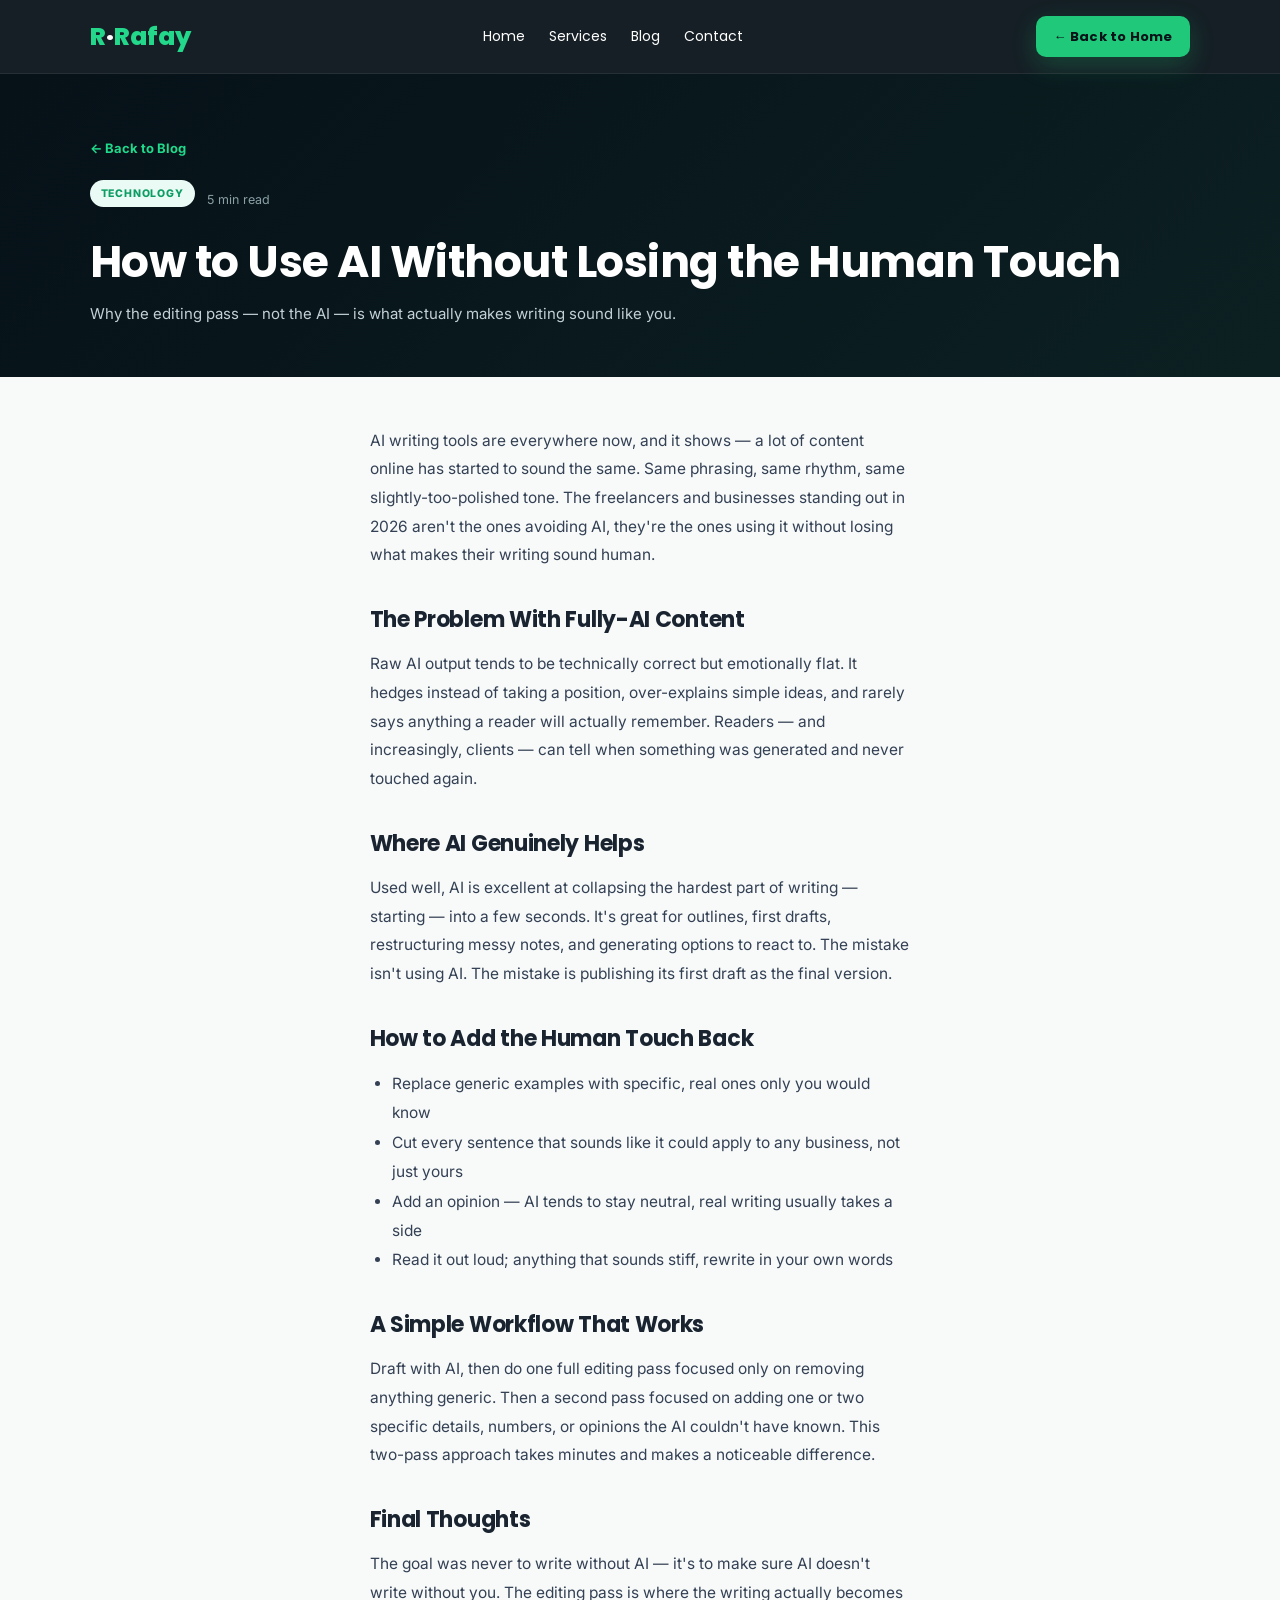
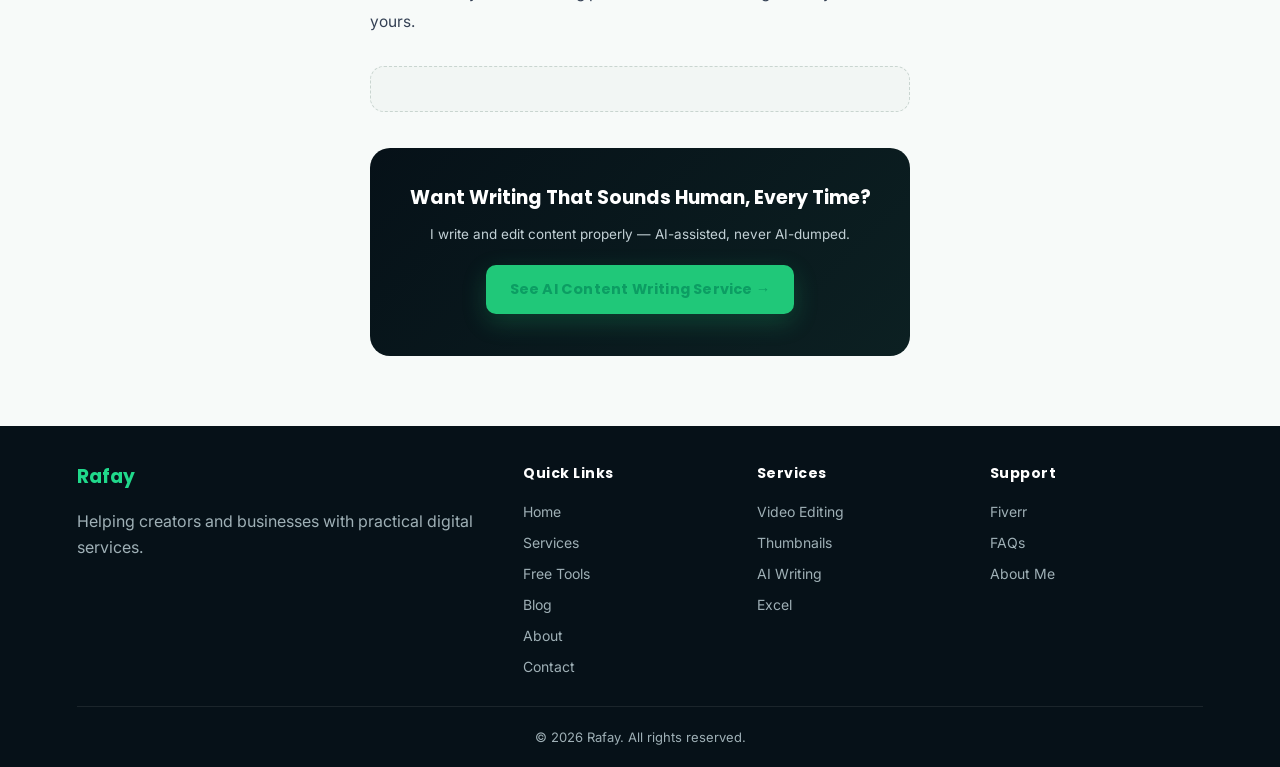
<file: blog-ai-human-touch.html>
<!DOCTYPE html>
<html lang="en">
<head>
<title>How to Use AI Without Losing the Human Touch | Rafay Digital Services</title>
<link rel="icon" type="image/png" href="https://i.postimg.cc/XJFWfyG2/logo.png">
<link rel="apple-touch-icon" href="https://i.postimg.cc/XJFWfyG2/logo.png">
<meta property="og:title" content="How to Use AI Without Losing the Human Touch">
<meta property="og:description" content="A practical approach to using AI writing tools without your content sounding generic, robotic, or forgettable.">
<meta property="og:image" content="https://i.postimg.cc/XJFWfyG2/logo.png">
<meta property="og:url" content="https://rafay-website.therafay804.workers.dev/blog-ai-human-touch.html">
<meta name="description" content="A practical approach to using AI writing tools without your content sounding generic, robotic, or forgettable.">
<meta charset="UTF-8">
<meta name="viewport" content="width=device-width, initial-scale=1.0">
<link rel="stylesheet" href="style.css">
<link rel="preconnect" href="https://fonts.googleapis.com">
<link rel="preconnect" href="https://fonts.gstatic.com" crossorigin>
<link href="https://fonts.googleapis.com/css2?family=Inter:wght@400;500;600;700&family=Poppins:wght@500;600;700;800&display=swap" rel="stylesheet">
<link rel="canonical" href="https://rafay-website.therafay804.workers.dev/blog-ai-human-touch.html">
<meta name="robots" content="index, follow">
<script type="application/ld+json">
{
  "@context": "https://schema.org",
  "@type": "Article",
  "headline": "How to Use AI Without Losing the Human Touch",
  "description": "A practical approach to using AI writing tools without your content sounding generic, robotic, or forgettable.",
  "image": "https://i.postimg.cc/XJFWfyG2/logo.png",
  "author": {"@type": "Person", "name": "Rafay"},
  "publisher": {"@type": "Organization", "name": "Rafay Digital Services", "logo": {"@type": "ImageObject", "url": "https://i.postimg.cc/XJFWfyG2/logo.png"}},
  "mainEntityOfPage": {"@type": "WebPage", "@id": "https://rafay-website.therafay804.workers.dev/blog-ai-human-touch.html"}
}
</script>
<script async src="https://pagead2.googlesyndication.com/pagead/js/adsbygoogle.js?client=YOUR_ADSENSE_PUBLISHER_ID" crossorigin="anonymous"></script>
</head>
<body>
<nav>
  <a href="index.html" class="logo" style="text-decoration:none">R<span>·</span>Rafay</a>
  <div class="navlinks">
    <a href="index.html#home">Home</a><a href="index.html#services">Services</a><a href="index.html#blog">Blog</a><a href="index.html#contact">Contact</a>
  </div>
  <div class="nav-right">
    <a href="index.html" class="btn" style="padding:10px 18px;font-size:13px">← Back to Home</a>
  </div>
</nav>

<header class="article-header">
  <a href="index.html#blog" class="article-back">← Back to Blog</a>
  <div class="article-meta-row"><span class="blog-tag">TECHNOLOGY</span><span style="color:#8aa0a5;font-size:12.5px">5 min read</span></div>
  <h1>How to Use AI Without Losing the Human Touch</h1>
  <p class="article-sub">Why the editing pass — not the AI — is what actually makes writing sound like you.</p>
</header>

<div class="article-body-wrap">

  <p>AI writing tools are everywhere now, and it shows — a lot of content online has started to sound the same. Same phrasing, same rhythm, same slightly-too-polished tone. The freelancers and businesses standing out in 2026 aren't the ones avoiding AI, they're the ones using it without losing what makes their writing sound human.</p>

  <h2>The Problem With Fully-AI Content</h2>
  <p>Raw AI output tends to be technically correct but emotionally flat. It hedges instead of taking a position, over-explains simple ideas, and rarely says anything a reader will actually remember. Readers — and increasingly, clients — can tell when something was generated and never touched again.</p>

  <h2>Where AI Genuinely Helps</h2>
  <p>Used well, AI is excellent at collapsing the hardest part of writing — starting — into a few seconds. It's great for outlines, first drafts, restructuring messy notes, and generating options to react to. The mistake isn't using AI. The mistake is publishing its first draft as the final version.</p>

  <h2>How to Add the Human Touch Back</h2>
  <ul>
    <li>Replace generic examples with specific, real ones only you would know</li>
    <li>Cut every sentence that sounds like it could apply to any business, not just yours</li>
    <li>Add an opinion — AI tends to stay neutral, real writing usually takes a side</li>
    <li>Read it out loud; anything that sounds stiff, rewrite in your own words</li>
  </ul>

  <h2>A Simple Workflow That Works</h2>
  <p>Draft with AI, then do one full editing pass focused only on removing anything generic. Then a second pass focused on adding one or two specific details, numbers, or opinions the AI couldn't have known. This two-pass approach takes minutes and makes a noticeable difference.</p>

  <h2>Final Thoughts</h2>
  <p>The goal was never to write without AI — it's to make sure AI doesn't write without you. The editing pass is where the writing actually becomes yours.</p>


  <!-- AD-SLOT-START -->
  <div class="ad-placeholder">
    <ins class="adsbygoogle"
         style="display:block"
         data-ad-client="YOUR_ADSENSE_PUBLISHER_ID"
         data-ad-slot="YOUR_AD_SLOT_ID"
         data-ad-format="auto"
         data-full-width-responsive="true"></ins>
    <script>(adsbygoogle = window.adsbygoogle || []).push({});</script>
  </div>
  <!-- AD-SLOT-END -->

  <div class="article-cta">
    <h3>Want Writing That Sounds Human, Every Time?</h3>
    <p>I write and edit content properly — AI-assisted, never AI-dumped.</p>
    <a class="btn" href="index.html#services">See AI Content Writing Service →</a>
  </div>
</div>

<footer>
  <div><h3 class="green">Rafay</h3><p>Helping creators and businesses with practical digital services.</p></div>
  <div><h4>Quick Links</h4><a href="index.html#home">Home</a><a href="index.html#services">Services</a><a href="index.html#tools">Free Tools</a><a href="index.html#blog">Blog</a><a href="index.html#about">About</a><a href="index.html#contact">Contact</a></div>
  <div><h4>Services</h4><a href="index.html#services">Video Editing</a><a href="index.html#services">Thumbnails</a><a href="index.html#services">AI Writing</a><a href="index.html#services">Excel</a></div>
  <div><h4>Support</h4><a href="index.html#contact">Fiverr</a><a href="index.html#services">FAQs</a><a href="index.html#about">About Me</a></div>
  <div class="copy">© 2026 Rafay. All rights reserved.</div>
</footer>
<!-- Cloudflare Web Analytics -->
<script type='module' src='https://static.cloudflareinsights.com/beacon.min.js' data-cf-beacon='{"token": "8ec72f3ea9fe4c51bfb1e50294da7614"}'></script>
<!-- End Cloudflare Web Analytics -->
</body>
</html>
</file>
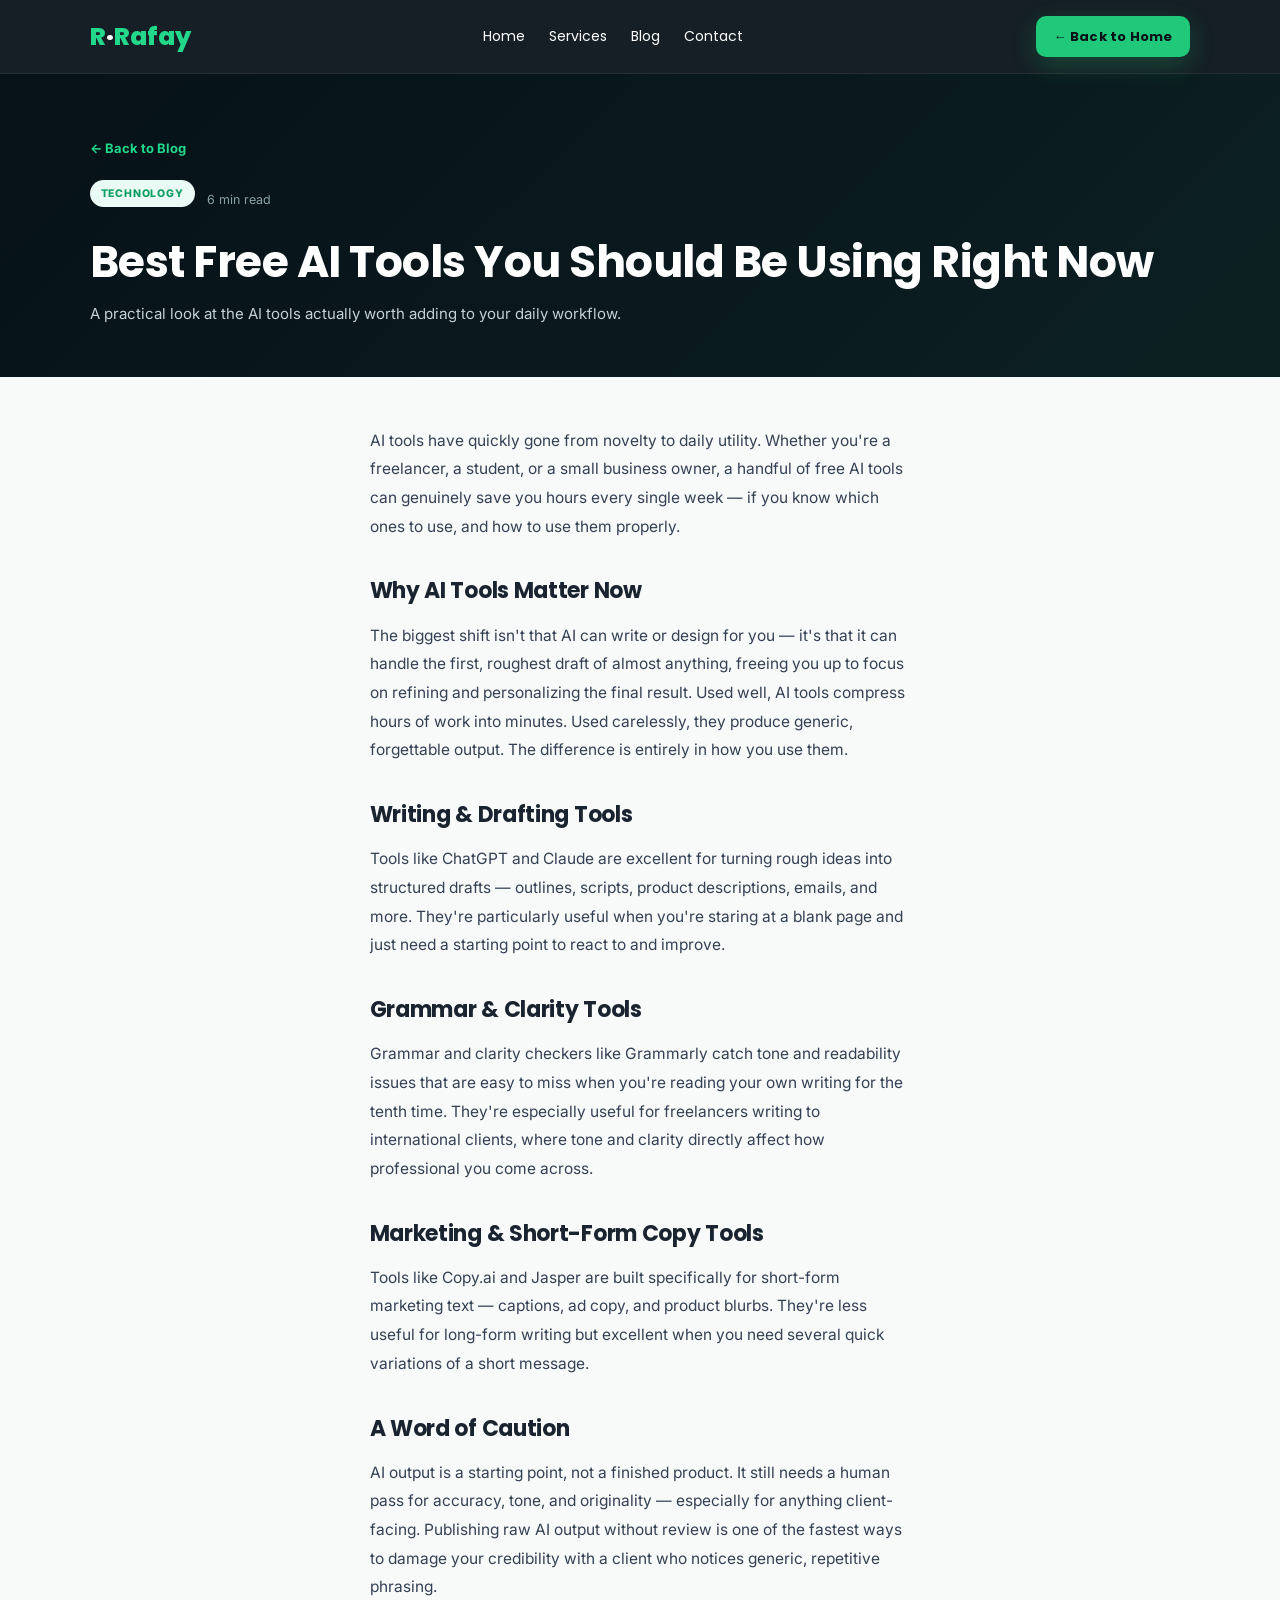
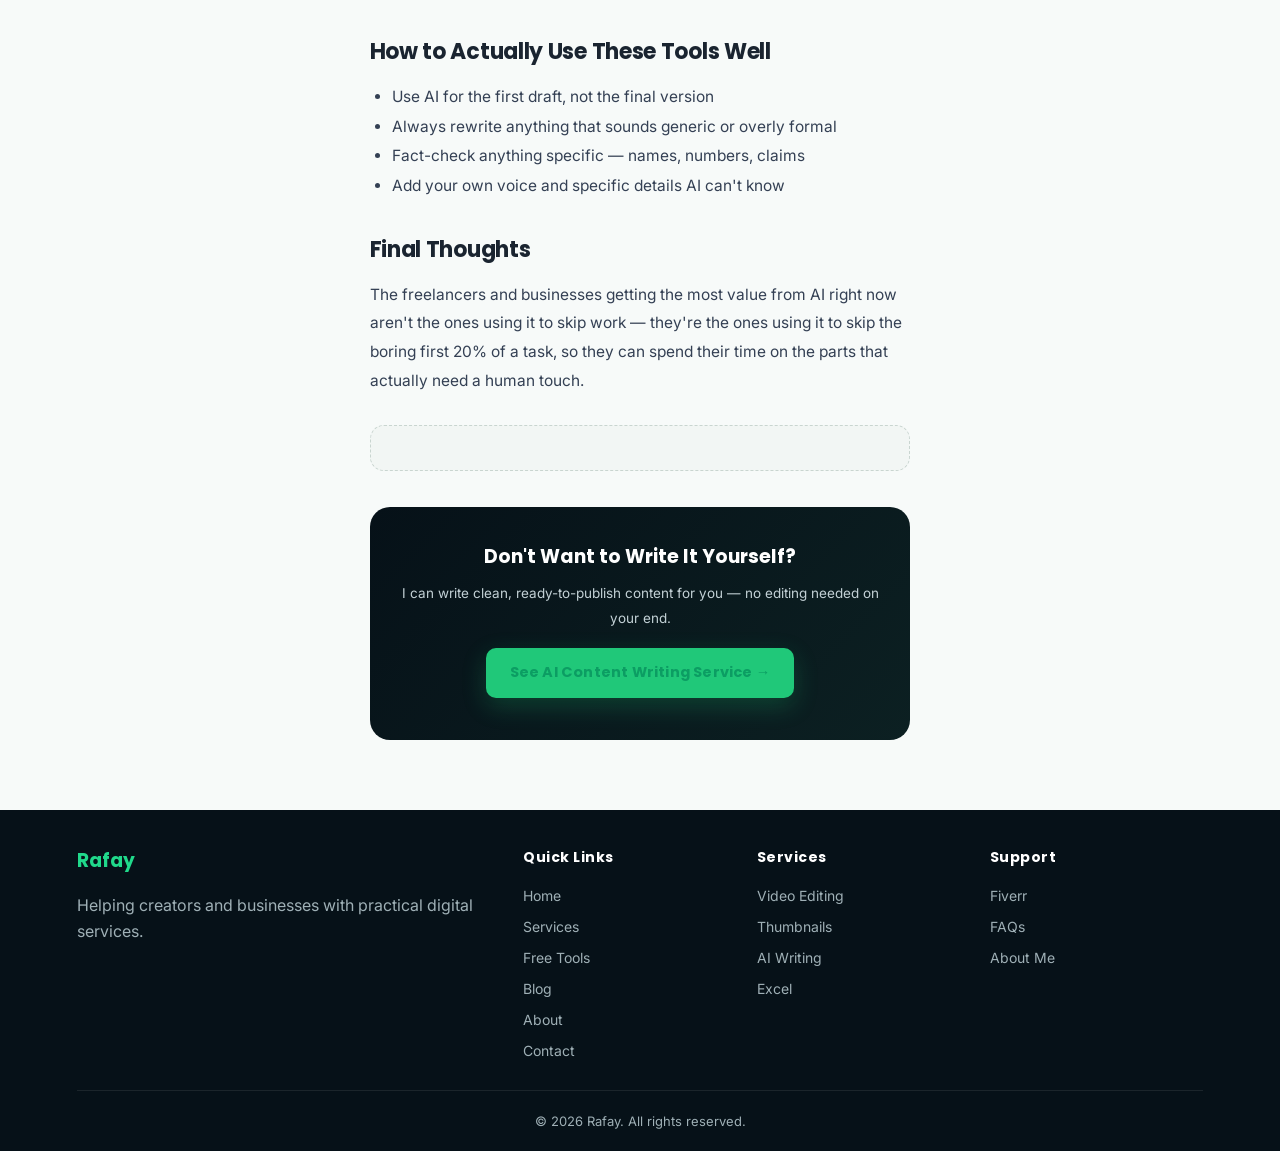
<file: blog-aitools.html>
<!DOCTYPE html>
<html lang="en">
<head>
<title>Best Free AI Tools You Should Be Using Right Now | Rafay Digital Services</title>
<link rel="icon" type="image/png" href="https://i.postimg.cc/XJFWfyG2/logo.png">
<link rel="apple-touch-icon" href="https://i.postimg.cc/XJFWfyG2/logo.png">
<meta property="og:title" content="Best Free AI Tools You Should Be Using Right Now">
<meta property="og:description" content="A practical breakdown of the free AI tools worth adding to your workflow in 2026 — for writing, grammar, and marketing copy.">
<meta property="og:image" content="https://i.postimg.cc/XJFWfyG2/logo.png">
<meta property="og:url" content="https://rafay-website.therafay804.workers.dev/blog-aitools.html">
<meta name="description" content="A practical breakdown of the free AI tools worth adding to your workflow in 2026 — for writing, grammar, and marketing copy.">
<meta charset="UTF-8">
<meta name="viewport" content="width=device-width, initial-scale=1.0">
<link rel="stylesheet" href="style.css">
<link rel="preconnect" href="https://fonts.googleapis.com">
<link rel="preconnect" href="https://fonts.gstatic.com" crossorigin>
<link href="https://fonts.googleapis.com/css2?family=Inter:wght@400;500;600;700&family=Poppins:wght@500;600;700;800&display=swap" rel="stylesheet">
<link rel="canonical" href="https://rafay-website.therafay804.workers.dev/blog-aitools.html">
<meta name="robots" content="index, follow">
<script type="application/ld+json">
{
  "@context": "https://schema.org",
  "@type": "Article",
  "headline": "Best Free AI Tools You Should Be Using Right Now",
  "description": "A practical breakdown of the free AI tools worth adding to your workflow in 2026 — for writing, grammar, and marketing copy.",
  "image": "https://i.postimg.cc/XJFWfyG2/logo.png",
  "author": {"@type": "Person", "name": "Rafay"},
  "publisher": {"@type": "Organization", "name": "Rafay Digital Services", "logo": {"@type": "ImageObject", "url": "https://i.postimg.cc/XJFWfyG2/logo.png"}},
  "mainEntityOfPage": {"@type": "WebPage", "@id": "https://rafay-website.therafay804.workers.dev/blog-aitools.html"}
}
</script>
<script async src="https://pagead2.googlesyndication.com/pagead/js/adsbygoogle.js?client=YOUR_ADSENSE_PUBLISHER_ID" crossorigin="anonymous"></script>
</head>
<body>
<nav>
  <a href="index.html" class="logo" style="text-decoration:none">R<span>·</span>Rafay</a>
  <div class="navlinks">
    <a href="index.html#home">Home</a><a href="index.html#services">Services</a><a href="index.html#blog">Blog</a><a href="index.html#contact">Contact</a>
  </div>
  <div class="nav-right">
    <a href="index.html" class="btn" style="padding:10px 18px;font-size:13px">← Back to Home</a>
  </div>
</nav>

<header class="article-header">
  <a href="index.html#blog" class="article-back">← Back to Blog</a>
  <div class="article-meta-row"><span class="blog-tag">TECHNOLOGY</span><span style="color:#8aa0a5;font-size:12.5px">6 min read</span></div>
  <h1>Best Free AI Tools You Should Be Using Right Now</h1>
  <p class="article-sub">A practical look at the AI tools actually worth adding to your daily workflow.</p>
</header>

<div class="article-body-wrap">

  <p>AI tools have quickly gone from novelty to daily utility. Whether you're a freelancer, a student, or a small business owner, a handful of free AI tools can genuinely save you hours every single week — if you know which ones to use, and how to use them properly.</p>

  <h2>Why AI Tools Matter Now</h2>
  <p>The biggest shift isn't that AI can write or design for you — it's that it can handle the first, roughest draft of almost anything, freeing you up to focus on refining and personalizing the final result. Used well, AI tools compress hours of work into minutes. Used carelessly, they produce generic, forgettable output. The difference is entirely in how you use them.</p>

  <h2>Writing & Drafting Tools</h2>
  <p>Tools like ChatGPT and Claude are excellent for turning rough ideas into structured drafts — outlines, scripts, product descriptions, emails, and more. They're particularly useful when you're staring at a blank page and just need a starting point to react to and improve.</p>

  <h2>Grammar & Clarity Tools</h2>
  <p>Grammar and clarity checkers like Grammarly catch tone and readability issues that are easy to miss when you're reading your own writing for the tenth time. They're especially useful for freelancers writing to international clients, where tone and clarity directly affect how professional you come across.</p>

  <h2>Marketing & Short-Form Copy Tools</h2>
  <p>Tools like Copy.ai and Jasper are built specifically for short-form marketing text — captions, ad copy, and product blurbs. They're less useful for long-form writing but excellent when you need several quick variations of a short message.</p>

  <h2>A Word of Caution</h2>
  <p>AI output is a starting point, not a finished product. It still needs a human pass for accuracy, tone, and originality — especially for anything client-facing. Publishing raw AI output without review is one of the fastest ways to damage your credibility with a client who notices generic, repetitive phrasing.</p>

  <h2>How to Actually Use These Tools Well</h2>
  <ul>
    <li>Use AI for the first draft, not the final version</li>
    <li>Always rewrite anything that sounds generic or overly formal</li>
    <li>Fact-check anything specific — names, numbers, claims</li>
    <li>Add your own voice and specific details AI can't know</li>
  </ul>

  <h2>Final Thoughts</h2>
  <p>The freelancers and businesses getting the most value from AI right now aren't the ones using it to skip work — they're the ones using it to skip the boring first 20% of a task, so they can spend their time on the parts that actually need a human touch.</p>


  <!-- AD-SLOT-START -->
  <div class="ad-placeholder">
    <ins class="adsbygoogle"
         style="display:block"
         data-ad-client="YOUR_ADSENSE_PUBLISHER_ID"
         data-ad-slot="YOUR_AD_SLOT_ID"
         data-ad-format="auto"
         data-full-width-responsive="true"></ins>
    <script>(adsbygoogle = window.adsbygoogle || []).push({});</script>
  </div>
  <!-- AD-SLOT-END -->

  <div class="article-cta">
    <h3>Don't Want to Write It Yourself?</h3>
    <p>I can write clean, ready-to-publish content for you — no editing needed on your end.</p>
    <a class="btn" href="index.html#services">See AI Content Writing Service →</a>
  </div>
</div>

<footer>
  <div><h3 class="green">Rafay</h3><p>Helping creators and businesses with practical digital services.</p></div>
  <div><h4>Quick Links</h4><a href="index.html#home">Home</a><a href="index.html#services">Services</a><a href="index.html#tools">Free Tools</a><a href="index.html#blog">Blog</a><a href="index.html#about">About</a><a href="index.html#contact">Contact</a></div>
  <div><h4>Services</h4><a href="index.html#services">Video Editing</a><a href="index.html#services">Thumbnails</a><a href="index.html#services">AI Writing</a><a href="index.html#services">Excel</a></div>
  <div><h4>Support</h4><a href="index.html#contact">Fiverr</a><a href="index.html#services">FAQs</a><a href="index.html#about">About Me</a></div>
  <div class="copy">© 2026 Rafay. All rights reserved.</div>
</footer>
<!-- Cloudflare Web Analytics -->
<script type='module' src='https://static.cloudflareinsights.com/beacon.min.js' data-cf-beacon='{"token": "8ec72f3ea9fe4c51bfb1e50294da7614"}'></script>
<!-- End Cloudflare Web Analytics -->
</body>
</html>
</file>
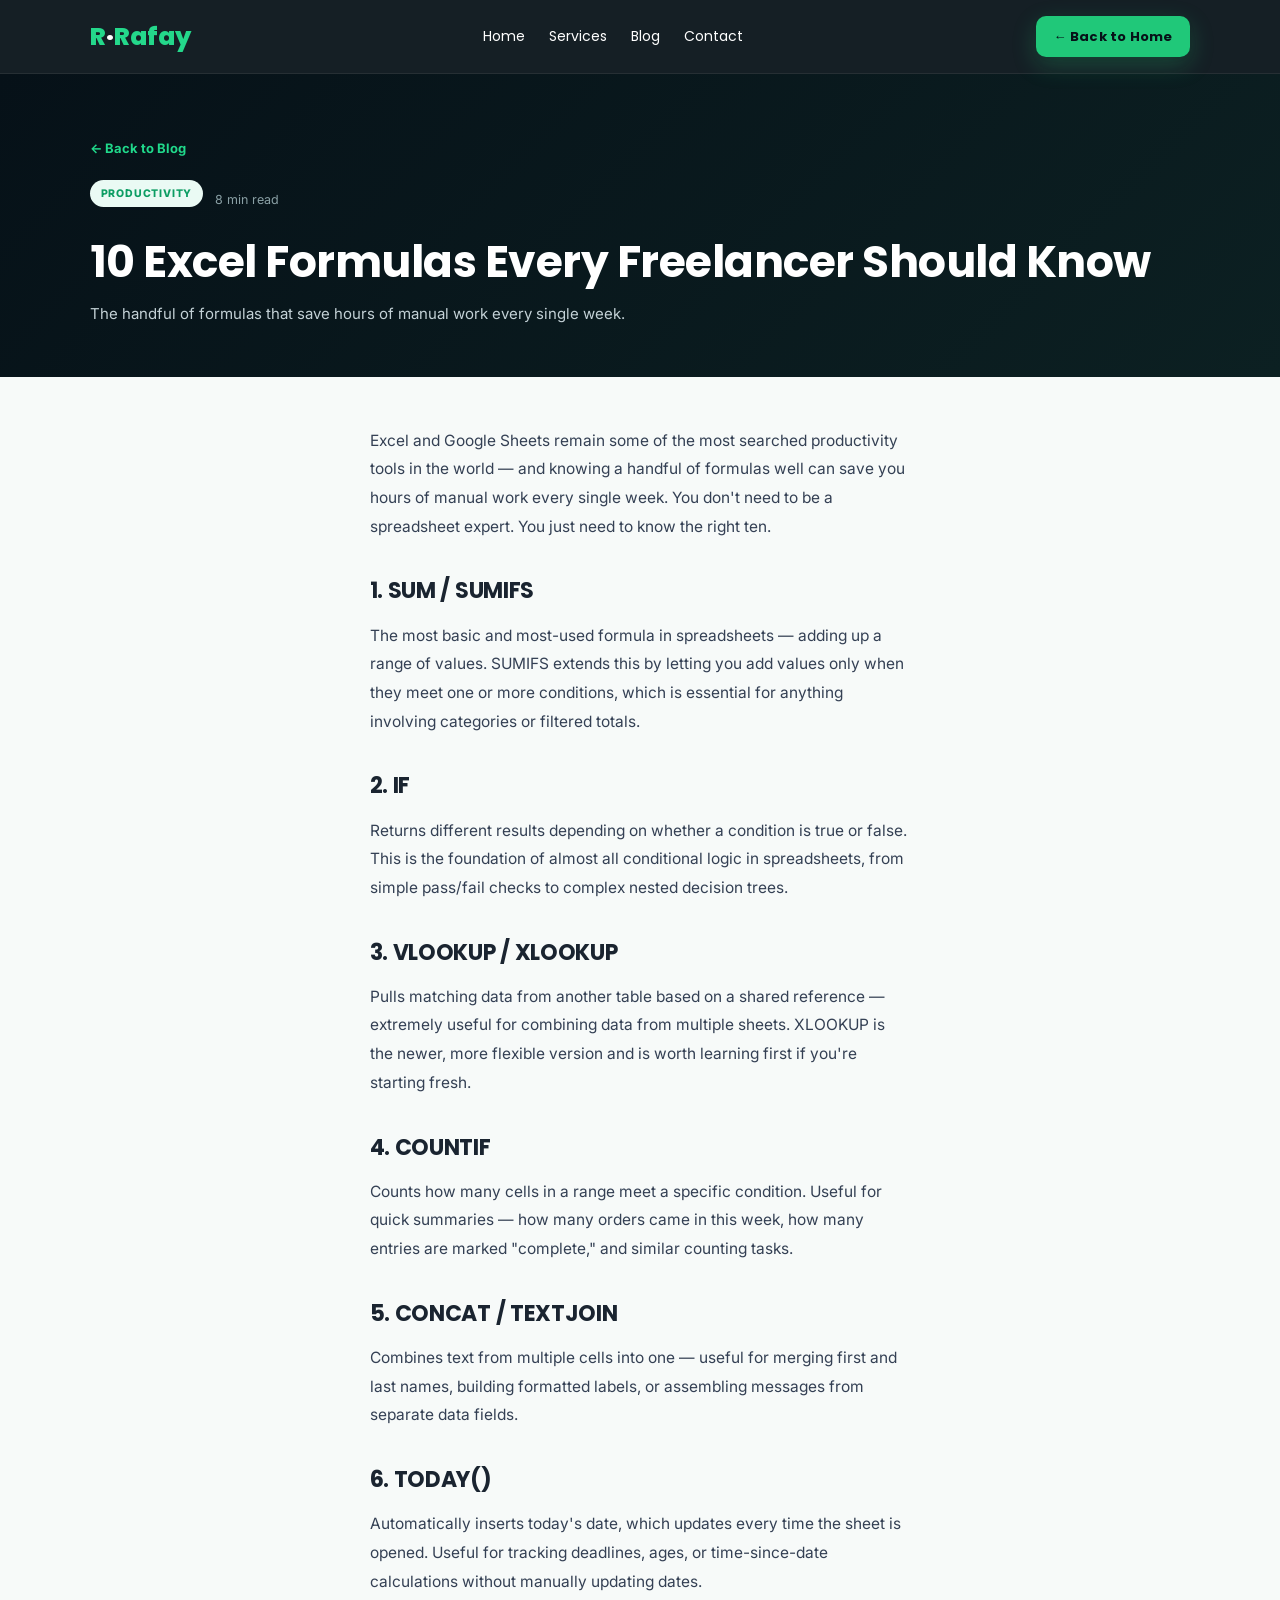
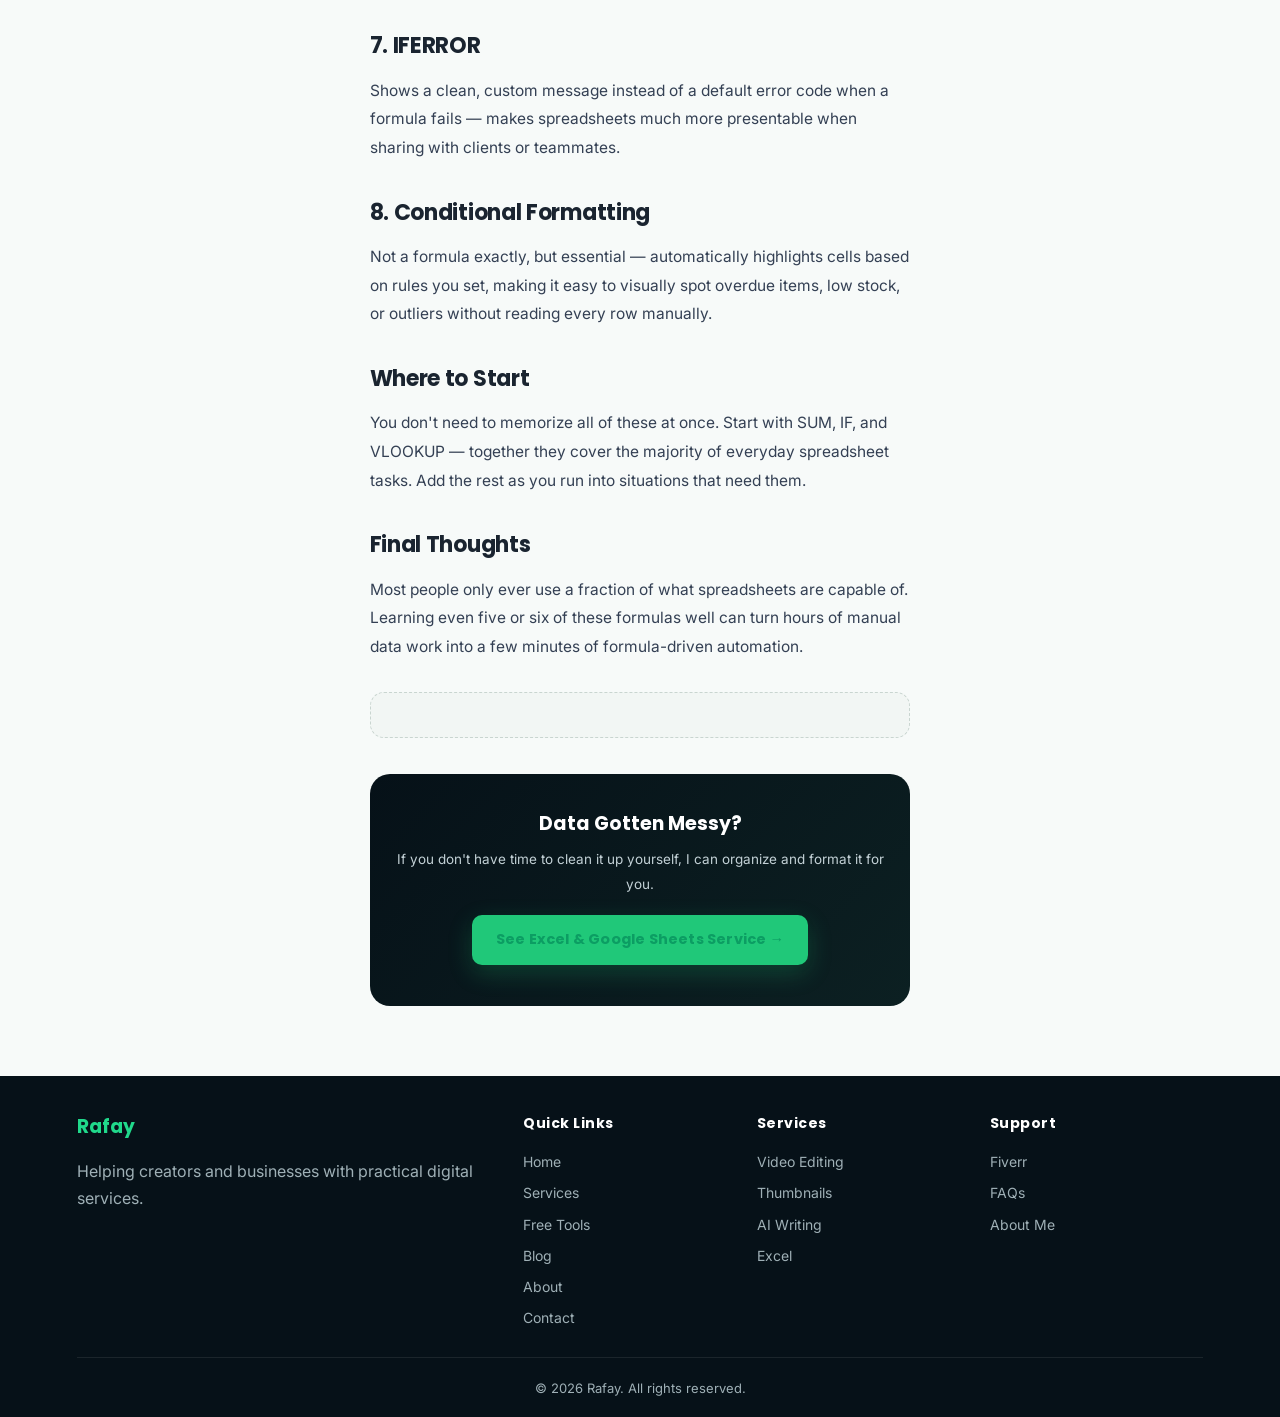
<file: blog-excel.html>
<!DOCTYPE html>
<html lang="en">
<head>
<title>10 Excel Formulas Every Freelancer Should Know | Rafay Digital Services</title>
<link rel="icon" type="image/png" href="https://i.postimg.cc/XJFWfyG2/logo.png">
<link rel="apple-touch-icon" href="https://i.postimg.cc/XJFWfyG2/logo.png">
<meta property="og:title" content="10 Excel Formulas Every Freelancer Should Know">
<meta property="og:description" content="A practical breakdown of the essential Excel and Google Sheets formulas that save freelancers hours of manual work every week.">
<meta property="og:image" content="https://i.postimg.cc/XJFWfyG2/logo.png">
<meta property="og:url" content="https://rafay-website.therafay804.workers.dev/blog-excel.html">
<meta name="description" content="A practical breakdown of the essential Excel and Google Sheets formulas that save freelancers hours of manual work every week.">
<meta charset="UTF-8">
<meta name="viewport" content="width=device-width, initial-scale=1.0">
<link rel="stylesheet" href="style.css">
<link rel="preconnect" href="https://fonts.googleapis.com">
<link rel="preconnect" href="https://fonts.gstatic.com" crossorigin>
<link href="https://fonts.googleapis.com/css2?family=Inter:wght@400;500;600;700&family=Poppins:wght@500;600;700;800&display=swap" rel="stylesheet">
<link rel="canonical" href="https://rafay-website.therafay804.workers.dev/blog-excel.html">
<meta name="robots" content="index, follow">
<script type="application/ld+json">
{
  "@context": "https://schema.org",
  "@type": "Article",
  "headline": "10 Excel Formulas Every Freelancer Should Know",
  "description": "A practical breakdown of the essential Excel and Google Sheets formulas that save freelancers hours of manual work every week.",
  "image": "https://i.postimg.cc/XJFWfyG2/logo.png",
  "author": {"@type": "Person", "name": "Rafay"},
  "publisher": {"@type": "Organization", "name": "Rafay Digital Services", "logo": {"@type": "ImageObject", "url": "https://i.postimg.cc/XJFWfyG2/logo.png"}},
  "mainEntityOfPage": {"@type": "WebPage", "@id": "https://rafay-website.therafay804.workers.dev/blog-excel.html"}
}
</script>
<script async src="https://pagead2.googlesyndication.com/pagead/js/adsbygoogle.js?client=YOUR_ADSENSE_PUBLISHER_ID" crossorigin="anonymous"></script>
</head>
<body>
<nav>
  <a href="index.html" class="logo" style="text-decoration:none">R<span>·</span>Rafay</a>
  <div class="navlinks">
    <a href="index.html#home">Home</a><a href="index.html#services">Services</a><a href="index.html#blog">Blog</a><a href="index.html#contact">Contact</a>
  </div>
  <div class="nav-right">
    <a href="index.html" class="btn" style="padding:10px 18px;font-size:13px">← Back to Home</a>
  </div>
</nav>

<header class="article-header">
  <a href="index.html#blog" class="article-back">← Back to Blog</a>
  <div class="article-meta-row"><span class="blog-tag">PRODUCTIVITY</span><span style="color:#8aa0a5;font-size:12.5px">8 min read</span></div>
  <h1>10 Excel Formulas Every Freelancer Should Know</h1>
  <p class="article-sub">The handful of formulas that save hours of manual work every single week.</p>
</header>

<div class="article-body-wrap">

  <p>Excel and Google Sheets remain some of the most searched productivity tools in the world — and knowing a handful of formulas well can save you hours of manual work every single week. You don't need to be a spreadsheet expert. You just need to know the right ten.</p>

  <h2>1. SUM / SUMIFS</h2>
  <p>The most basic and most-used formula in spreadsheets — adding up a range of values. SUMIFS extends this by letting you add values only when they meet one or more conditions, which is essential for anything involving categories or filtered totals.</p>

  <h2>2. IF</h2>
  <p>Returns different results depending on whether a condition is true or false. This is the foundation of almost all conditional logic in spreadsheets, from simple pass/fail checks to complex nested decision trees.</p>

  <h2>3. VLOOKUP / XLOOKUP</h2>
  <p>Pulls matching data from another table based on a shared reference — extremely useful for combining data from multiple sheets. XLOOKUP is the newer, more flexible version and is worth learning first if you're starting fresh.</p>

  <h2>4. COUNTIF</h2>
  <p>Counts how many cells in a range meet a specific condition. Useful for quick summaries — how many orders came in this week, how many entries are marked "complete," and similar counting tasks.</p>

  <h2>5. CONCAT / TEXTJOIN</h2>
  <p>Combines text from multiple cells into one — useful for merging first and last names, building formatted labels, or assembling messages from separate data fields.</p>

  <h2>6. TODAY()</h2>
  <p>Automatically inserts today's date, which updates every time the sheet is opened. Useful for tracking deadlines, ages, or time-since-date calculations without manually updating dates.</p>

  <h2>7. IFERROR</h2>
  <p>Shows a clean, custom message instead of a default error code when a formula fails — makes spreadsheets much more presentable when sharing with clients or teammates.</p>

  <h2>8. Conditional Formatting</h2>
  <p>Not a formula exactly, but essential — automatically highlights cells based on rules you set, making it easy to visually spot overdue items, low stock, or outliers without reading every row manually.</p>

  <h2>Where to Start</h2>
  <p>You don't need to memorize all of these at once. Start with SUM, IF, and VLOOKUP — together they cover the majority of everyday spreadsheet tasks. Add the rest as you run into situations that need them.</p>

  <h2>Final Thoughts</h2>
  <p>Most people only ever use a fraction of what spreadsheets are capable of. Learning even five or six of these formulas well can turn hours of manual data work into a few minutes of formula-driven automation.</p>


  <!-- AD-SLOT-START -->
  <div class="ad-placeholder">
    <ins class="adsbygoogle"
         style="display:block"
         data-ad-client="YOUR_ADSENSE_PUBLISHER_ID"
         data-ad-slot="YOUR_AD_SLOT_ID"
         data-ad-format="auto"
         data-full-width-responsive="true"></ins>
    <script>(adsbygoogle = window.adsbygoogle || []).push({});</script>
  </div>
  <!-- AD-SLOT-END -->

  <div class="article-cta">
    <h3>Data Gotten Messy?</h3>
    <p>If you don't have time to clean it up yourself, I can organize and format it for you.</p>
    <a class="btn" href="index.html#services">See Excel & Google Sheets Service →</a>
  </div>
</div>

<footer>
  <div><h3 class="green">Rafay</h3><p>Helping creators and businesses with practical digital services.</p></div>
  <div><h4>Quick Links</h4><a href="index.html#home">Home</a><a href="index.html#services">Services</a><a href="index.html#tools">Free Tools</a><a href="index.html#blog">Blog</a><a href="index.html#about">About</a><a href="index.html#contact">Contact</a></div>
  <div><h4>Services</h4><a href="index.html#services">Video Editing</a><a href="index.html#services">Thumbnails</a><a href="index.html#services">AI Writing</a><a href="index.html#services">Excel</a></div>
  <div><h4>Support</h4><a href="index.html#contact">Fiverr</a><a href="index.html#services">FAQs</a><a href="index.html#about">About Me</a></div>
  <div class="copy">© 2026 Rafay. All rights reserved.</div>
</footer>
<!-- Cloudflare Web Analytics -->
<script type='module' src='https://static.cloudflareinsights.com/beacon.min.js' data-cf-beacon='{"token": "8ec72f3ea9fe4c51bfb1e50294da7614"}'></script>
<!-- End Cloudflare Web Analytics -->
</body>
</html>
</file>
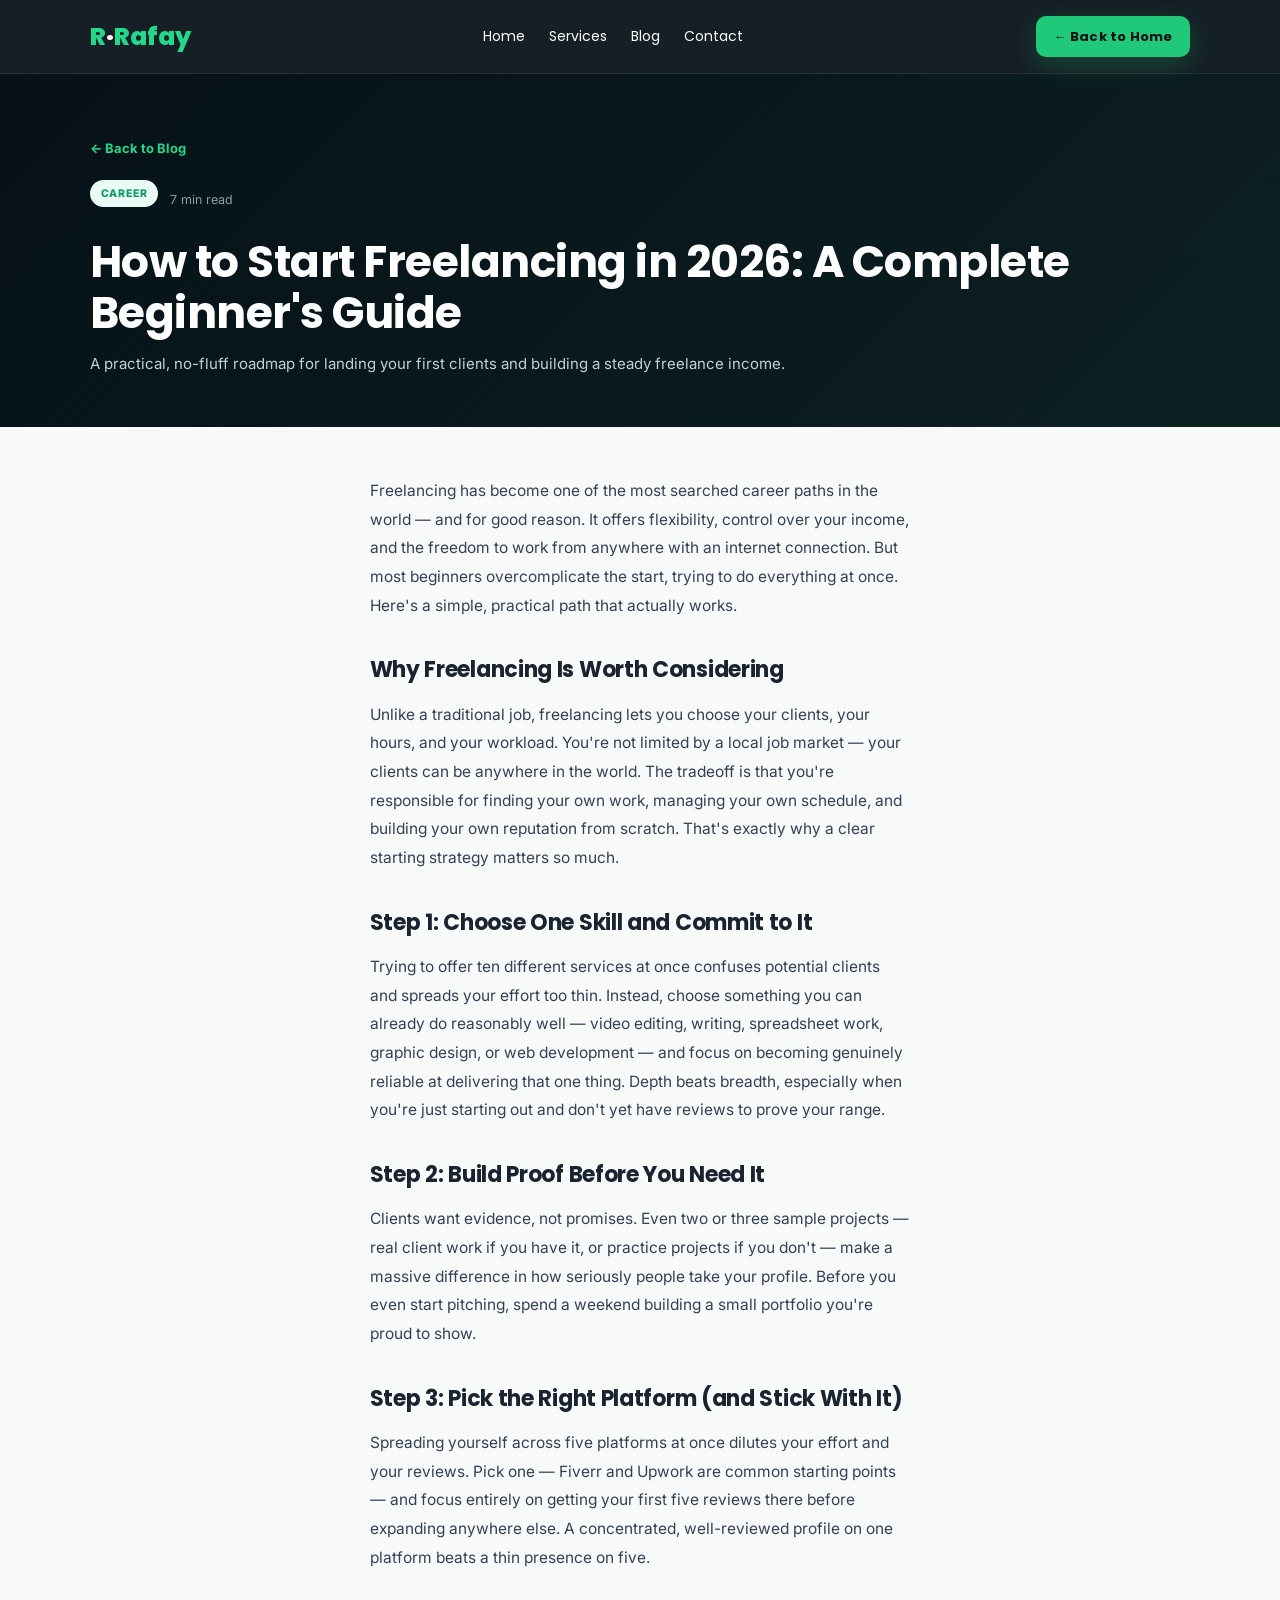
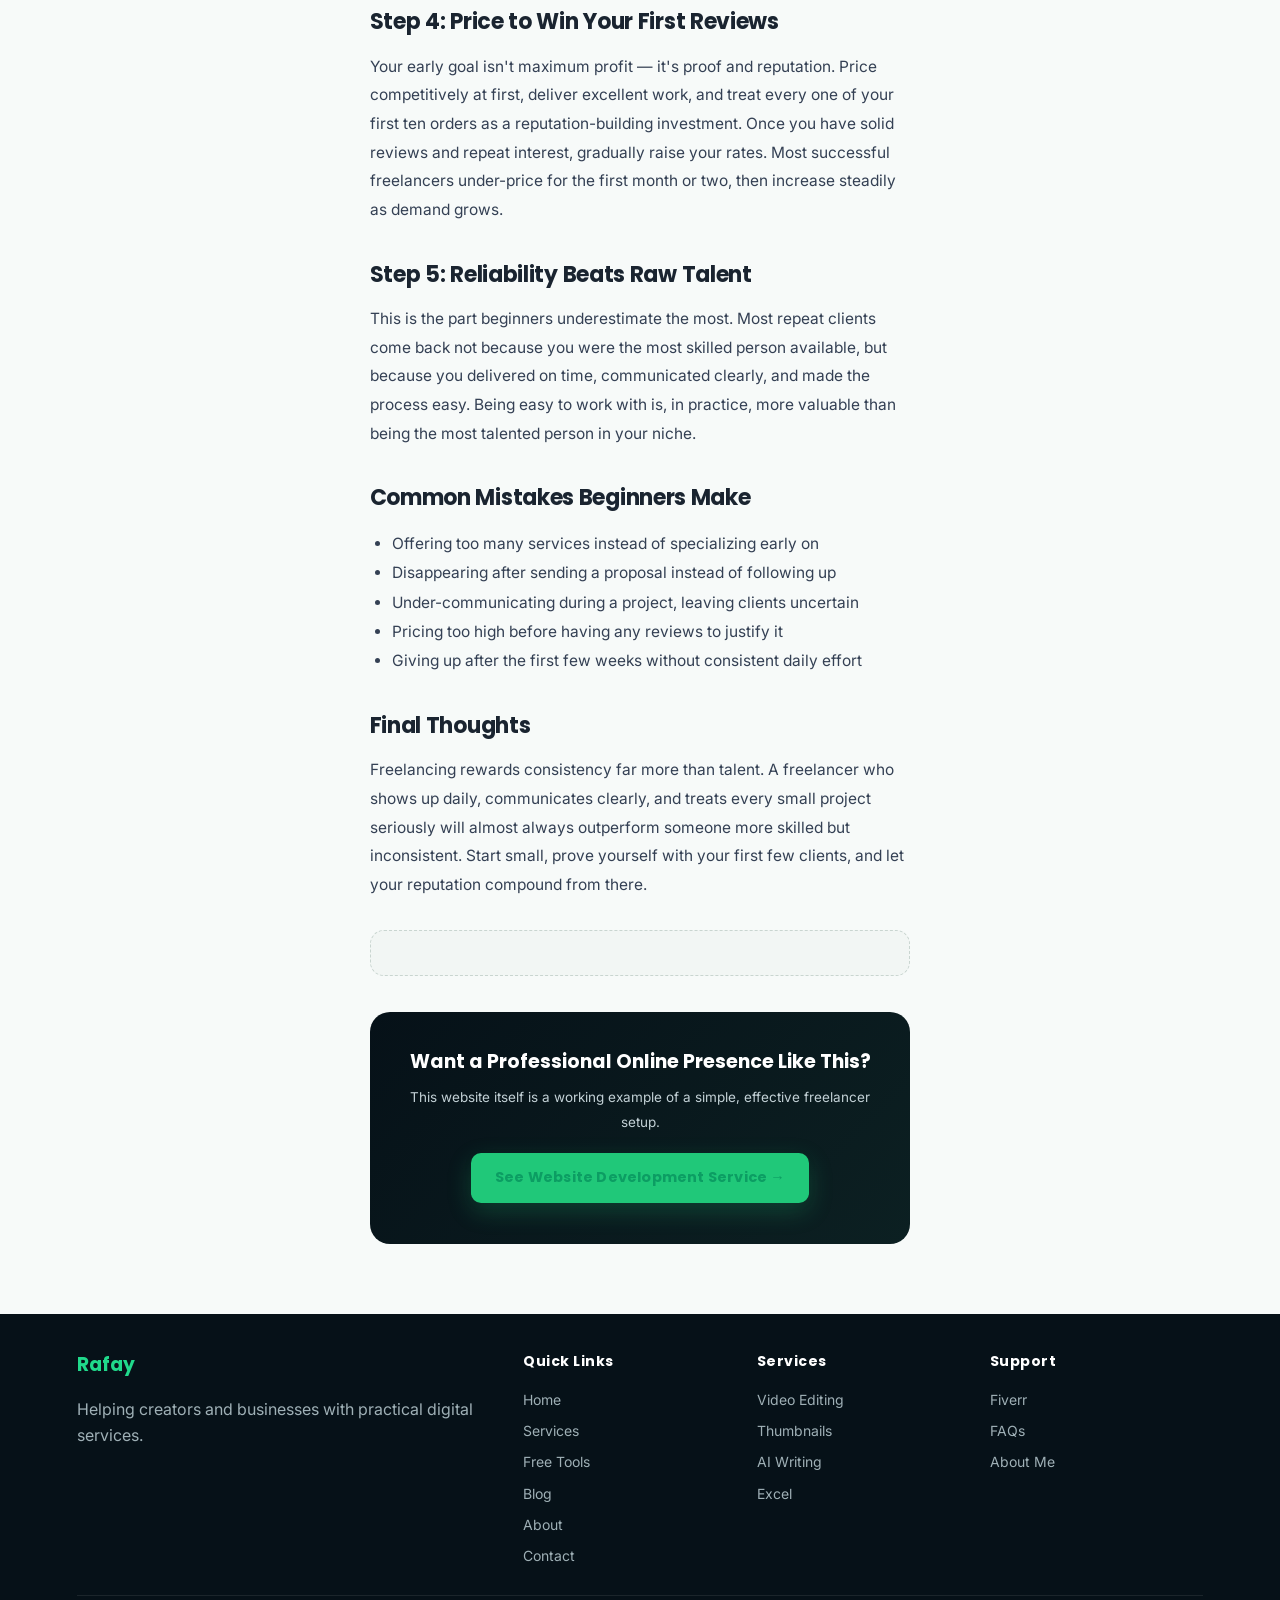
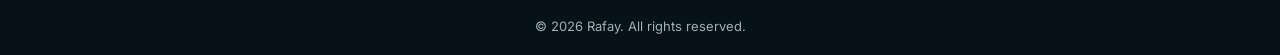
<file: blog-freelancing.html>
<!DOCTYPE html>
<html lang="en">
<head>
<title>How to Start Freelancing in 2026: A Complete Beginner's Guide | Rafay Digital Services</title>
<link rel="icon" type="image/png" href="https://i.postimg.cc/XJFWfyG2/logo.png">
<link rel="apple-touch-icon" href="https://i.postimg.cc/XJFWfyG2/logo.png">
<meta property="og:title" content="How to Start Freelancing in 2026: A Complete Beginner's Guide">
<meta property="og:description" content="A practical, step-by-step guide to starting freelancing in 2026 — choosing a skill, building proof, picking a platform, and landing your first clients.">
<meta property="og:image" content="https://i.postimg.cc/XJFWfyG2/logo.png">
<meta property="og:url" content="https://rafay-website.therafay804.workers.dev/blog-freelancing.html">
<meta name="description" content="A practical, step-by-step guide to starting freelancing in 2026 — choosing a skill, building proof, picking a platform, and landing your first clients.">
<meta charset="UTF-8">
<meta name="viewport" content="width=device-width, initial-scale=1.0">
<link rel="stylesheet" href="style.css">
<link rel="preconnect" href="https://fonts.googleapis.com">
<link rel="preconnect" href="https://fonts.gstatic.com" crossorigin>
<link href="https://fonts.googleapis.com/css2?family=Inter:wght@400;500;600;700&family=Poppins:wght@500;600;700;800&display=swap" rel="stylesheet">
<link rel="canonical" href="https://rafay-website.therafay804.workers.dev/blog-freelancing.html">
<meta name="robots" content="index, follow">
<script type="application/ld+json">
{
  "@context": "https://schema.org",
  "@type": "Article",
  "headline": "How to Start Freelancing in 2026: A Complete Beginner's Guide",
  "description": "A practical, step-by-step guide to starting freelancing in 2026 — choosing a skill, building proof, picking a platform, and landing your first clients.",
  "image": "https://i.postimg.cc/XJFWfyG2/logo.png",
  "author": {"@type": "Person", "name": "Rafay"},
  "publisher": {"@type": "Organization", "name": "Rafay Digital Services", "logo": {"@type": "ImageObject", "url": "https://i.postimg.cc/XJFWfyG2/logo.png"}},
  "mainEntityOfPage": {"@type": "WebPage", "@id": "https://rafay-website.therafay804.workers.dev/blog-freelancing.html"}
}
</script>
<script async src="https://pagead2.googlesyndication.com/pagead/js/adsbygoogle.js?client=YOUR_ADSENSE_PUBLISHER_ID" crossorigin="anonymous"></script>
</head>
<body>
<nav>
  <a href="index.html" class="logo" style="text-decoration:none">R<span>·</span>Rafay</a>
  <div class="navlinks">
    <a href="index.html#home">Home</a><a href="index.html#services">Services</a><a href="index.html#blog">Blog</a><a href="index.html#contact">Contact</a>
  </div>
  <div class="nav-right">
    <a href="index.html" class="btn" style="padding:10px 18px;font-size:13px">← Back to Home</a>
  </div>
</nav>

<header class="article-header">
  <a href="index.html#blog" class="article-back">← Back to Blog</a>
  <div class="article-meta-row"><span class="blog-tag">CAREER</span><span style="color:#8aa0a5;font-size:12.5px">7 min read</span></div>
  <h1>How to Start Freelancing in 2026: A Complete Beginner's Guide</h1>
  <p class="article-sub">A practical, no-fluff roadmap for landing your first clients and building a steady freelance income.</p>
</header>

<div class="article-body-wrap">

  <p>Freelancing has become one of the most searched career paths in the world — and for good reason. It offers flexibility, control over your income, and the freedom to work from anywhere with an internet connection. But most beginners overcomplicate the start, trying to do everything at once. Here's a simple, practical path that actually works.</p>

  <h2>Why Freelancing Is Worth Considering</h2>
  <p>Unlike a traditional job, freelancing lets you choose your clients, your hours, and your workload. You're not limited by a local job market — your clients can be anywhere in the world. The tradeoff is that you're responsible for finding your own work, managing your own schedule, and building your own reputation from scratch. That's exactly why a clear starting strategy matters so much.</p>

  <h2>Step 1: Choose One Skill and Commit to It</h2>
  <p>Trying to offer ten different services at once confuses potential clients and spreads your effort too thin. Instead, choose something you can already do reasonably well — video editing, writing, spreadsheet work, graphic design, or web development — and focus on becoming genuinely reliable at delivering that one thing. Depth beats breadth, especially when you're just starting out and don't yet have reviews to prove your range.</p>

  <h2>Step 2: Build Proof Before You Need It</h2>
  <p>Clients want evidence, not promises. Even two or three sample projects — real client work if you have it, or practice projects if you don't — make a massive difference in how seriously people take your profile. Before you even start pitching, spend a weekend building a small portfolio you're proud to show.</p>

  <h2>Step 3: Pick the Right Platform (and Stick With It)</h2>
  <p>Spreading yourself across five platforms at once dilutes your effort and your reviews. Pick one — Fiverr and Upwork are common starting points — and focus entirely on getting your first five reviews there before expanding anywhere else. A concentrated, well-reviewed profile on one platform beats a thin presence on five.</p>

  <h2>Step 4: Price to Win Your First Reviews</h2>
  <p>Your early goal isn't maximum profit — it's proof and reputation. Price competitively at first, deliver excellent work, and treat every one of your first ten orders as a reputation-building investment. Once you have solid reviews and repeat interest, gradually raise your rates. Most successful freelancers under-price for the first month or two, then increase steadily as demand grows.</p>

  <h2>Step 5: Reliability Beats Raw Talent</h2>
  <p>This is the part beginners underestimate the most. Most repeat clients come back not because you were the most skilled person available, but because you delivered on time, communicated clearly, and made the process easy. Being easy to work with is, in practice, more valuable than being the most talented person in your niche.</p>

  <h2>Common Mistakes Beginners Make</h2>
  <ul>
    <li>Offering too many services instead of specializing early on</li>
    <li>Disappearing after sending a proposal instead of following up</li>
    <li>Under-communicating during a project, leaving clients uncertain</li>
    <li>Pricing too high before having any reviews to justify it</li>
    <li>Giving up after the first few weeks without consistent daily effort</li>
  </ul>

  <h2>Final Thoughts</h2>
  <p>Freelancing rewards consistency far more than talent. A freelancer who shows up daily, communicates clearly, and treats every small project seriously will almost always outperform someone more skilled but inconsistent. Start small, prove yourself with your first few clients, and let your reputation compound from there.</p>


  <!-- AD-SLOT-START -->
  <div class="ad-placeholder">
    <ins class="adsbygoogle"
         style="display:block"
         data-ad-client="YOUR_ADSENSE_PUBLISHER_ID"
         data-ad-slot="YOUR_AD_SLOT_ID"
         data-ad-format="auto"
         data-full-width-responsive="true"></ins>
    <script>(adsbygoogle = window.adsbygoogle || []).push({});</script>
  </div>
  <!-- AD-SLOT-END -->

  <div class="article-cta">
    <h3>Want a Professional Online Presence Like This?</h3>
    <p>This website itself is a working example of a simple, effective freelancer setup.</p>
    <a class="btn" href="index.html#services">See Website Development Service →</a>
  </div>
</div>

<footer>
  <div><h3 class="green">Rafay</h3><p>Helping creators and businesses with practical digital services.</p></div>
  <div><h4>Quick Links</h4><a href="index.html#home">Home</a><a href="index.html#services">Services</a><a href="index.html#tools">Free Tools</a><a href="index.html#blog">Blog</a><a href="index.html#about">About</a><a href="index.html#contact">Contact</a></div>
  <div><h4>Services</h4><a href="index.html#services">Video Editing</a><a href="index.html#services">Thumbnails</a><a href="index.html#services">AI Writing</a><a href="index.html#services">Excel</a></div>
  <div><h4>Support</h4><a href="index.html#contact">Fiverr</a><a href="index.html#services">FAQs</a><a href="index.html#about">About Me</a></div>
  <div class="copy">© 2026 Rafay. All rights reserved.</div>
</footer>
<!-- Cloudflare Web Analytics -->
<script type='module' src='https://static.cloudflareinsights.com/beacon.min.js' data-cf-beacon='{"token": "8ec72f3ea9fe4c51bfb1e50294da7614"}'></script>
<!-- End Cloudflare Web Analytics -->
</body>
</html>
</file>
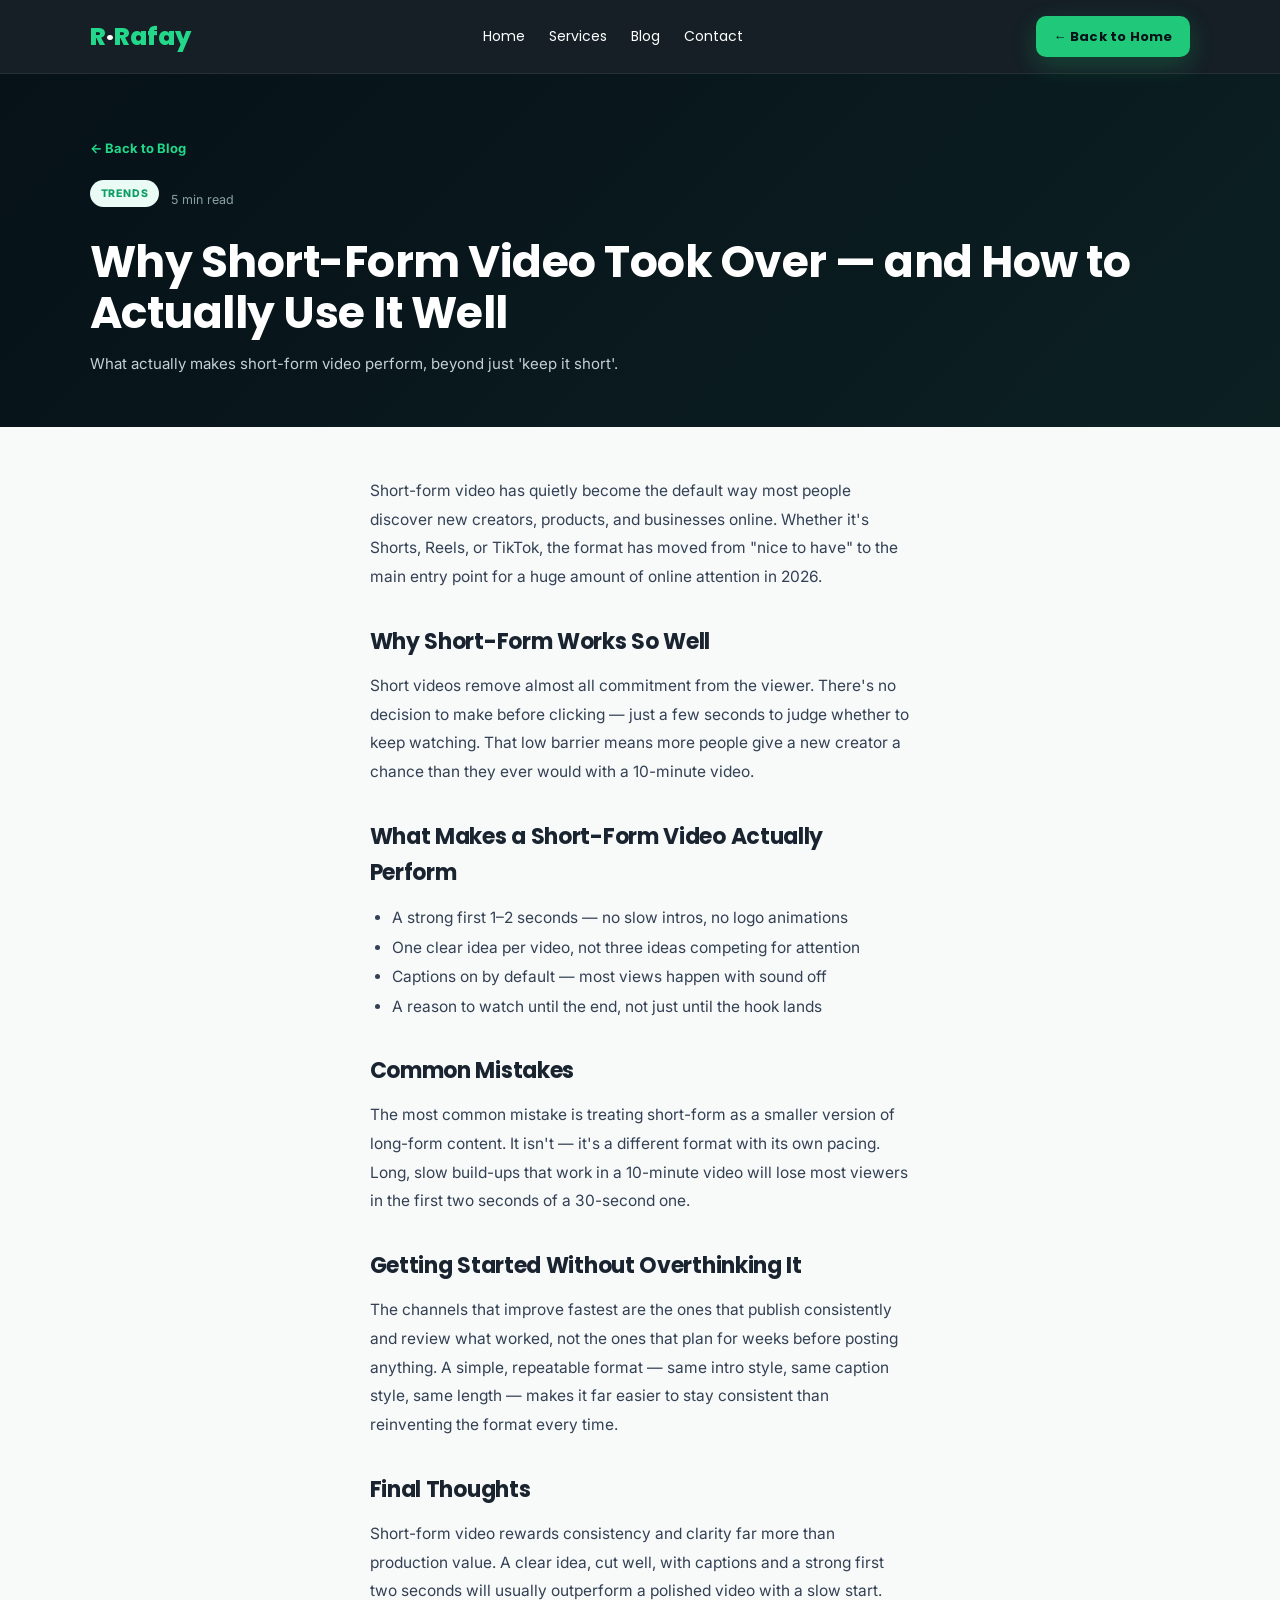
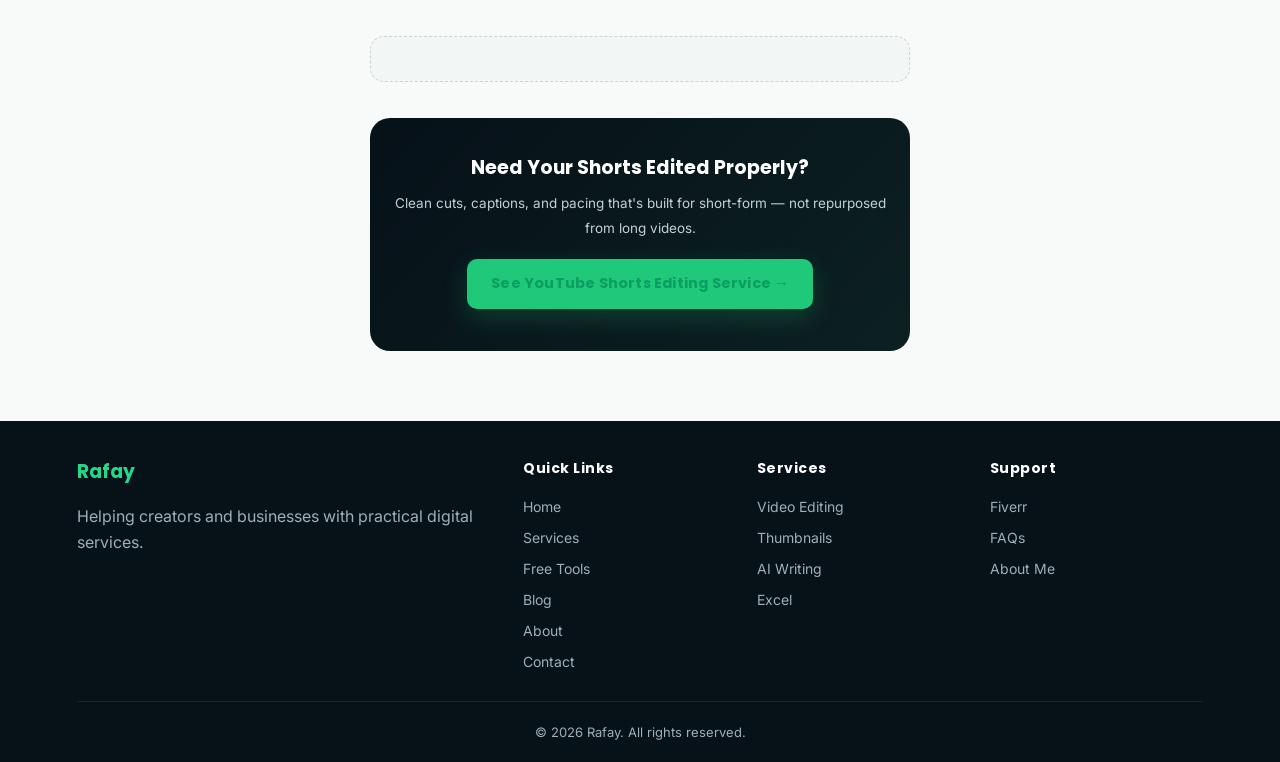
<file: blog-shortform-video.html>
<!DOCTYPE html>
<html lang="en">
<head>
<title>Why Short-Form Video Took Over — and How to Actually Use It Well | Rafay Digital Services</title>
<link rel="icon" type="image/png" href="https://i.postimg.cc/XJFWfyG2/logo.png">
<link rel="apple-touch-icon" href="https://i.postimg.cc/XJFWfyG2/logo.png">
<meta property="og:title" content="Why Short-Form Video Took Over — and How to Actually Use It Well">
<meta property="og:description" content="A practical breakdown of why short-form video (Shorts, Reels, TikTok) works, and what actually makes these videos perform.">
<meta property="og:image" content="https://i.postimg.cc/XJFWfyG2/logo.png">
<meta property="og:url" content="https://rafay-website.therafay804.workers.dev/blog-shortform-video.html">
<meta name="description" content="A practical breakdown of why short-form video (Shorts, Reels, TikTok) works, and what actually makes these videos perform.">
<meta charset="UTF-8">
<meta name="viewport" content="width=device-width, initial-scale=1.0">
<link rel="stylesheet" href="style.css">
<link rel="preconnect" href="https://fonts.googleapis.com">
<link rel="preconnect" href="https://fonts.gstatic.com" crossorigin>
<link href="https://fonts.googleapis.com/css2?family=Inter:wght@400;500;600;700&family=Poppins:wght@500;600;700;800&display=swap" rel="stylesheet">
<link rel="canonical" href="https://rafay-website.therafay804.workers.dev/blog-shortform-video.html">
<meta name="robots" content="index, follow">
<script type="application/ld+json">
{
  "@context": "https://schema.org",
  "@type": "Article",
  "headline": "Why Short-Form Video Took Over — and How to Actually Use It Well",
  "description": "A practical breakdown of why short-form video (Shorts, Reels, TikTok) works, and what actually makes these videos perform.",
  "image": "https://i.postimg.cc/XJFWfyG2/logo.png",
  "author": {"@type": "Person", "name": "Rafay"},
  "publisher": {"@type": "Organization", "name": "Rafay Digital Services", "logo": {"@type": "ImageObject", "url": "https://i.postimg.cc/XJFWfyG2/logo.png"}},
  "mainEntityOfPage": {"@type": "WebPage", "@id": "https://rafay-website.therafay804.workers.dev/blog-shortform-video.html"}
}
</script>
<script async src="https://pagead2.googlesyndication.com/pagead/js/adsbygoogle.js?client=YOUR_ADSENSE_PUBLISHER_ID" crossorigin="anonymous"></script>
</head>
<body>
<nav>
  <a href="index.html" class="logo" style="text-decoration:none">R<span>·</span>Rafay</a>
  <div class="navlinks">
    <a href="index.html#home">Home</a><a href="index.html#services">Services</a><a href="index.html#blog">Blog</a><a href="index.html#contact">Contact</a>
  </div>
  <div class="nav-right">
    <a href="index.html" class="btn" style="padding:10px 18px;font-size:13px">← Back to Home</a>
  </div>
</nav>

<header class="article-header">
  <a href="index.html#blog" class="article-back">← Back to Blog</a>
  <div class="article-meta-row"><span class="blog-tag">TRENDS</span><span style="color:#8aa0a5;font-size:12.5px">5 min read</span></div>
  <h1>Why Short-Form Video Took Over — and How to Actually Use It Well</h1>
  <p class="article-sub">What actually makes short-form video perform, beyond just 'keep it short'.</p>
</header>

<div class="article-body-wrap">

  <p>Short-form video has quietly become the default way most people discover new creators, products, and businesses online. Whether it's Shorts, Reels, or TikTok, the format has moved from "nice to have" to the main entry point for a huge amount of online attention in 2026.</p>

  <h2>Why Short-Form Works So Well</h2>
  <p>Short videos remove almost all commitment from the viewer. There's no decision to make before clicking — just a few seconds to judge whether to keep watching. That low barrier means more people give a new creator a chance than they ever would with a 10-minute video.</p>

  <h2>What Makes a Short-Form Video Actually Perform</h2>
  <ul>
    <li>A strong first 1–2 seconds — no slow intros, no logo animations</li>
    <li>One clear idea per video, not three ideas competing for attention</li>
    <li>Captions on by default — most views happen with sound off</li>
    <li>A reason to watch until the end, not just until the hook lands</li>
  </ul>

  <h2>Common Mistakes</h2>
  <p>The most common mistake is treating short-form as a smaller version of long-form content. It isn't — it's a different format with its own pacing. Long, slow build-ups that work in a 10-minute video will lose most viewers in the first two seconds of a 30-second one.</p>

  <h2>Getting Started Without Overthinking It</h2>
  <p>The channels that improve fastest are the ones that publish consistently and review what worked, not the ones that plan for weeks before posting anything. A simple, repeatable format — same intro style, same caption style, same length — makes it far easier to stay consistent than reinventing the format every time.</p>

  <h2>Final Thoughts</h2>
  <p>Short-form video rewards consistency and clarity far more than production value. A clear idea, cut well, with captions and a strong first two seconds will usually outperform a polished video with a slow start.</p>


  <!-- AD-SLOT-START -->
  <div class="ad-placeholder">
    <ins class="adsbygoogle"
         style="display:block"
         data-ad-client="YOUR_ADSENSE_PUBLISHER_ID"
         data-ad-slot="YOUR_AD_SLOT_ID"
         data-ad-format="auto"
         data-full-width-responsive="true"></ins>
    <script>(adsbygoogle = window.adsbygoogle || []).push({});</script>
  </div>
  <!-- AD-SLOT-END -->

  <div class="article-cta">
    <h3>Need Your Shorts Edited Properly?</h3>
    <p>Clean cuts, captions, and pacing that's built for short-form — not repurposed from long videos.</p>
    <a class="btn" href="index.html#services">See YouTube Shorts Editing Service →</a>
  </div>
</div>

<footer>
  <div><h3 class="green">Rafay</h3><p>Helping creators and businesses with practical digital services.</p></div>
  <div><h4>Quick Links</h4><a href="index.html#home">Home</a><a href="index.html#services">Services</a><a href="index.html#tools">Free Tools</a><a href="index.html#blog">Blog</a><a href="index.html#about">About</a><a href="index.html#contact">Contact</a></div>
  <div><h4>Services</h4><a href="index.html#services">Video Editing</a><a href="index.html#services">Thumbnails</a><a href="index.html#services">AI Writing</a><a href="index.html#services">Excel</a></div>
  <div><h4>Support</h4><a href="index.html#contact">Fiverr</a><a href="index.html#services">FAQs</a><a href="index.html#about">About Me</a></div>
  <div class="copy">© 2026 Rafay. All rights reserved.</div>
</footer>
<!-- Cloudflare Web Analytics -->
<script type='module' src='https://static.cloudflareinsights.com/beacon.min.js' data-cf-beacon='{"token": "8ec72f3ea9fe4c51bfb1e50294da7614"}'></script>
<!-- End Cloudflare Web Analytics -->
</body>
</html>
</file>
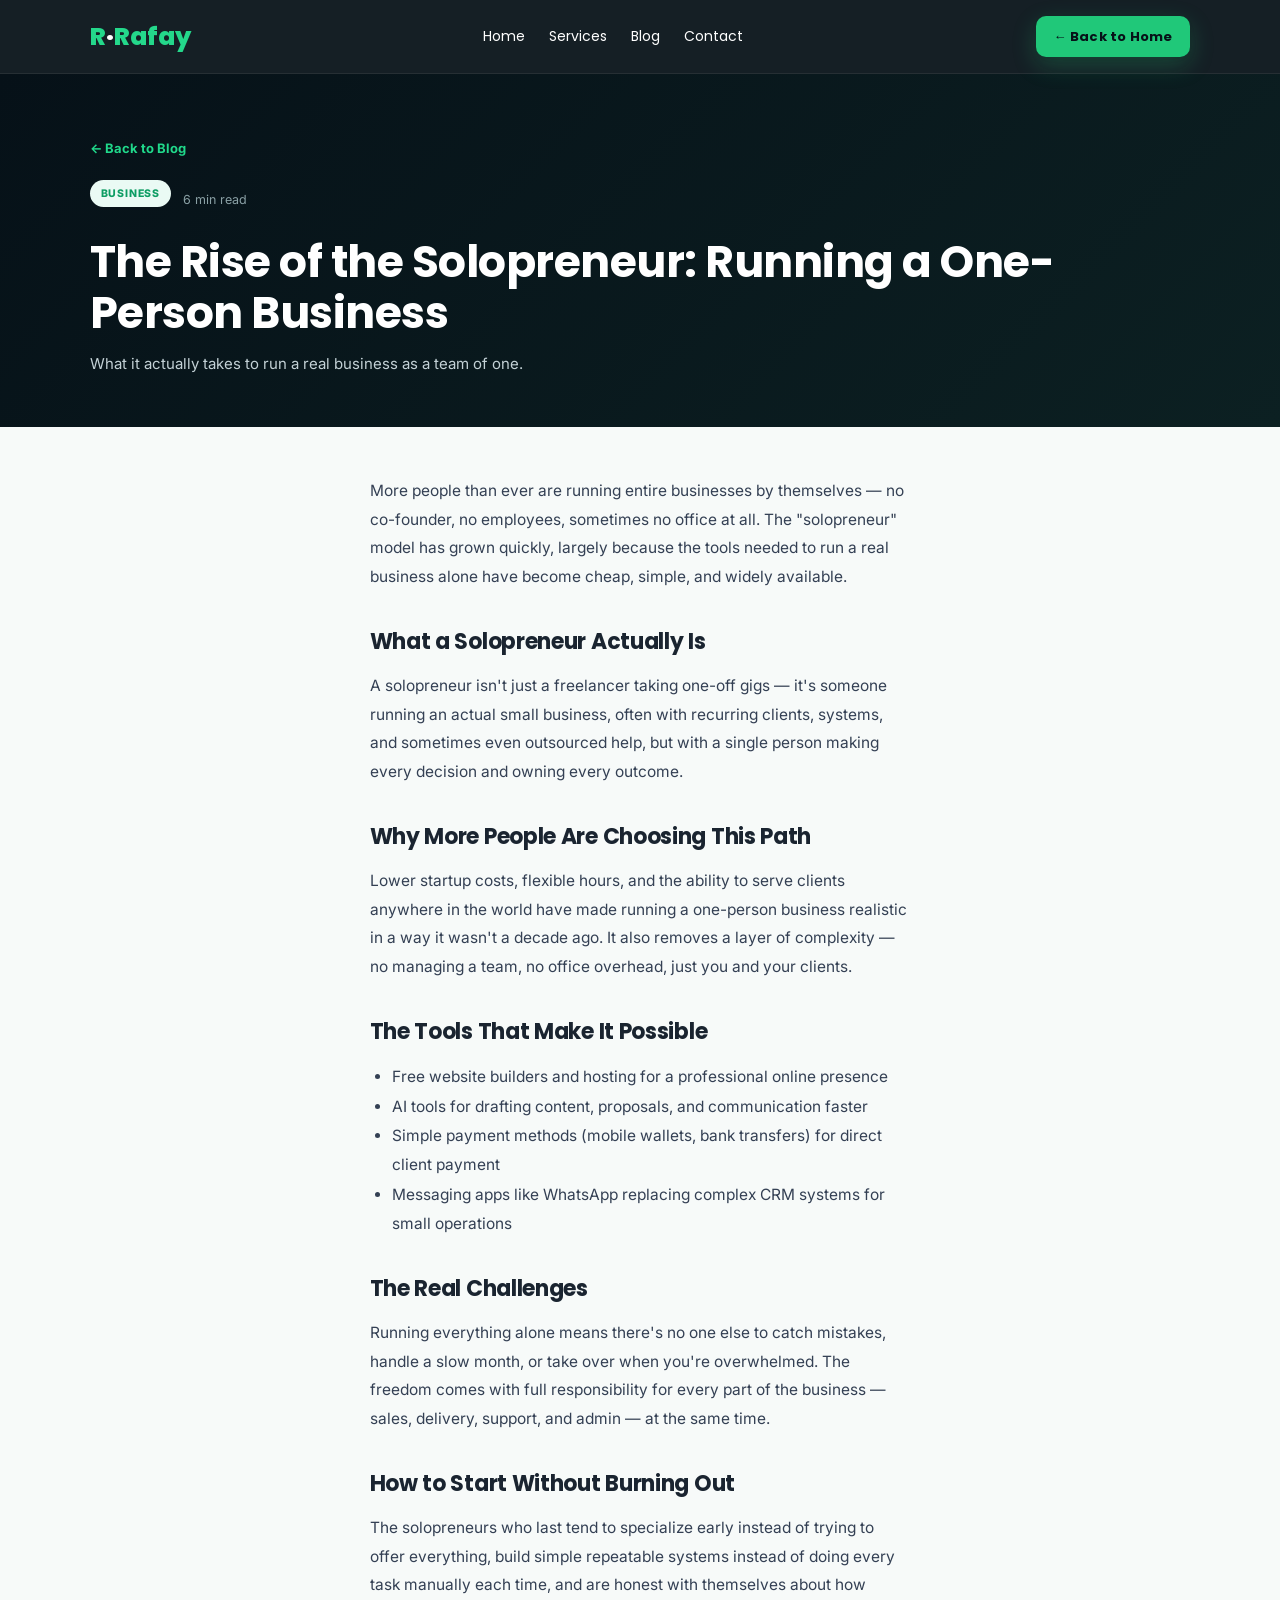
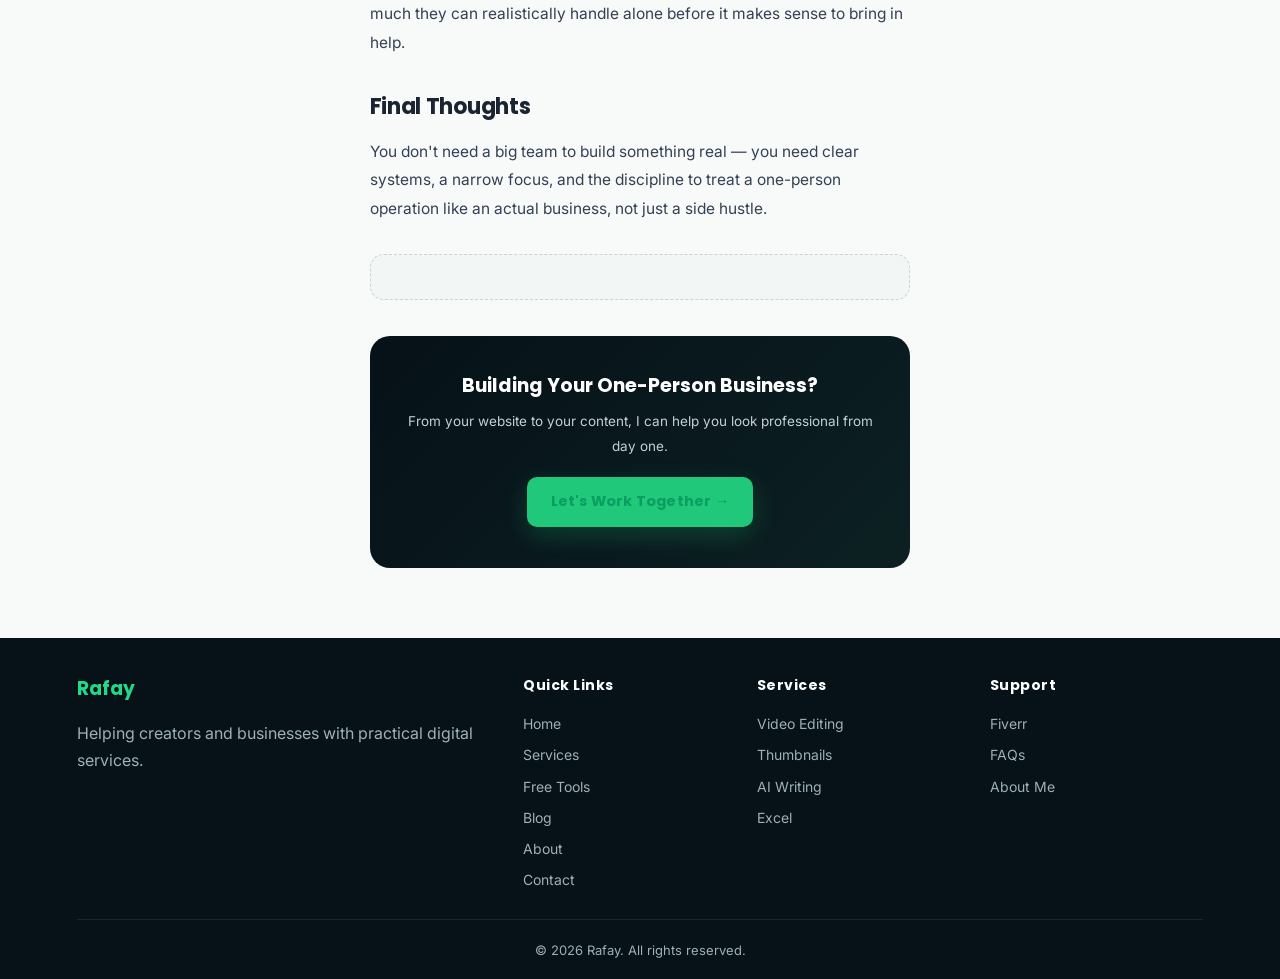
<file: blog-solopreneur.html>
<!DOCTYPE html>
<html lang="en">
<head>
<title>The Rise of the Solopreneur: Running a One-Person Business | Rafay Digital Services</title>
<link rel="icon" type="image/png" href="https://i.postimg.cc/XJFWfyG2/logo.png">
<link rel="apple-touch-icon" href="https://i.postimg.cc/XJFWfyG2/logo.png">
<meta property="og:title" content="The Rise of the Solopreneur: Running a One-Person Business">
<meta property="og:description" content="Why more people are building entire businesses alone in 2026, the tools that make it possible, and the real challenges nobody mentions.">
<meta property="og:image" content="https://i.postimg.cc/XJFWfyG2/logo.png">
<meta property="og:url" content="https://rafay-website.therafay804.workers.dev/blog-solopreneur.html">
<meta name="description" content="Why more people are building entire businesses alone in 2026, the tools that make it possible, and the real challenges nobody mentions.">
<meta charset="UTF-8">
<meta name="viewport" content="width=device-width, initial-scale=1.0">
<link rel="stylesheet" href="style.css">
<link rel="preconnect" href="https://fonts.googleapis.com">
<link rel="preconnect" href="https://fonts.gstatic.com" crossorigin>
<link href="https://fonts.googleapis.com/css2?family=Inter:wght@400;500;600;700&family=Poppins:wght@500;600;700;800&display=swap" rel="stylesheet">
<link rel="canonical" href="https://rafay-website.therafay804.workers.dev/blog-solopreneur.html">
<meta name="robots" content="index, follow">
<script type="application/ld+json">
{
  "@context": "https://schema.org",
  "@type": "Article",
  "headline": "The Rise of the Solopreneur: Running a One-Person Business",
  "description": "Why more people are building entire businesses alone in 2026, the tools that make it possible, and the real challenges nobody mentions.",
  "image": "https://i.postimg.cc/XJFWfyG2/logo.png",
  "author": {"@type": "Person", "name": "Rafay"},
  "publisher": {"@type": "Organization", "name": "Rafay Digital Services", "logo": {"@type": "ImageObject", "url": "https://i.postimg.cc/XJFWfyG2/logo.png"}},
  "mainEntityOfPage": {"@type": "WebPage", "@id": "https://rafay-website.therafay804.workers.dev/blog-solopreneur.html"}
}
</script>
<script async src="https://pagead2.googlesyndication.com/pagead/js/adsbygoogle.js?client=YOUR_ADSENSE_PUBLISHER_ID" crossorigin="anonymous"></script>
</head>
<body>
<nav>
  <a href="index.html" class="logo" style="text-decoration:none">R<span>·</span>Rafay</a>
  <div class="navlinks">
    <a href="index.html#home">Home</a><a href="index.html#services">Services</a><a href="index.html#blog">Blog</a><a href="index.html#contact">Contact</a>
  </div>
  <div class="nav-right">
    <a href="index.html" class="btn" style="padding:10px 18px;font-size:13px">← Back to Home</a>
  </div>
</nav>

<header class="article-header">
  <a href="index.html#blog" class="article-back">← Back to Blog</a>
  <div class="article-meta-row"><span class="blog-tag">BUSINESS</span><span style="color:#8aa0a5;font-size:12.5px">6 min read</span></div>
  <h1>The Rise of the Solopreneur: Running a One-Person Business</h1>
  <p class="article-sub">What it actually takes to run a real business as a team of one.</p>
</header>

<div class="article-body-wrap">

  <p>More people than ever are running entire businesses by themselves — no co-founder, no employees, sometimes no office at all. The "solopreneur" model has grown quickly, largely because the tools needed to run a real business alone have become cheap, simple, and widely available.</p>

  <h2>What a Solopreneur Actually Is</h2>
  <p>A solopreneur isn't just a freelancer taking one-off gigs — it's someone running an actual small business, often with recurring clients, systems, and sometimes even outsourced help, but with a single person making every decision and owning every outcome.</p>

  <h2>Why More People Are Choosing This Path</h2>
  <p>Lower startup costs, flexible hours, and the ability to serve clients anywhere in the world have made running a one-person business realistic in a way it wasn't a decade ago. It also removes a layer of complexity — no managing a team, no office overhead, just you and your clients.</p>

  <h2>The Tools That Make It Possible</h2>
  <ul>
    <li>Free website builders and hosting for a professional online presence</li>
    <li>AI tools for drafting content, proposals, and communication faster</li>
    <li>Simple payment methods (mobile wallets, bank transfers) for direct client payment</li>
    <li>Messaging apps like WhatsApp replacing complex CRM systems for small operations</li>
  </ul>

  <h2>The Real Challenges</h2>
  <p>Running everything alone means there's no one else to catch mistakes, handle a slow month, or take over when you're overwhelmed. The freedom comes with full responsibility for every part of the business — sales, delivery, support, and admin — at the same time.</p>

  <h2>How to Start Without Burning Out</h2>
  <p>The solopreneurs who last tend to specialize early instead of trying to offer everything, build simple repeatable systems instead of doing every task manually each time, and are honest with themselves about how much they can realistically handle alone before it makes sense to bring in help.</p>

  <h2>Final Thoughts</h2>
  <p>You don't need a big team to build something real — you need clear systems, a narrow focus, and the discipline to treat a one-person operation like an actual business, not just a side hustle.</p>


  <!-- AD-SLOT-START -->
  <div class="ad-placeholder">
    <ins class="adsbygoogle"
         style="display:block"
         data-ad-client="YOUR_ADSENSE_PUBLISHER_ID"
         data-ad-slot="YOUR_AD_SLOT_ID"
         data-ad-format="auto"
         data-full-width-responsive="true"></ins>
    <script>(adsbygoogle = window.adsbygoogle || []).push({});</script>
  </div>
  <!-- AD-SLOT-END -->

  <div class="article-cta">
    <h3>Building Your One-Person Business?</h3>
    <p>From your website to your content, I can help you look professional from day one.</p>
    <a class="btn" href="index.html#contact">Let's Work Together →</a>
  </div>
</div>

<footer>
  <div><h3 class="green">Rafay</h3><p>Helping creators and businesses with practical digital services.</p></div>
  <div><h4>Quick Links</h4><a href="index.html#home">Home</a><a href="index.html#services">Services</a><a href="index.html#tools">Free Tools</a><a href="index.html#blog">Blog</a><a href="index.html#about">About</a><a href="index.html#contact">Contact</a></div>
  <div><h4>Services</h4><a href="index.html#services">Video Editing</a><a href="index.html#services">Thumbnails</a><a href="index.html#services">AI Writing</a><a href="index.html#services">Excel</a></div>
  <div><h4>Support</h4><a href="index.html#contact">Fiverr</a><a href="index.html#services">FAQs</a><a href="index.html#about">About Me</a></div>
  <div class="copy">© 2026 Rafay. All rights reserved.</div>
</footer>
<!-- Cloudflare Web Analytics -->
<script type='module' src='https://static.cloudflareinsights.com/beacon.min.js' data-cf-beacon='{"token": "8ec72f3ea9fe4c51bfb1e50294da7614"}'></script>
<!-- End Cloudflare Web Analytics -->
</body>
</html>
</file>
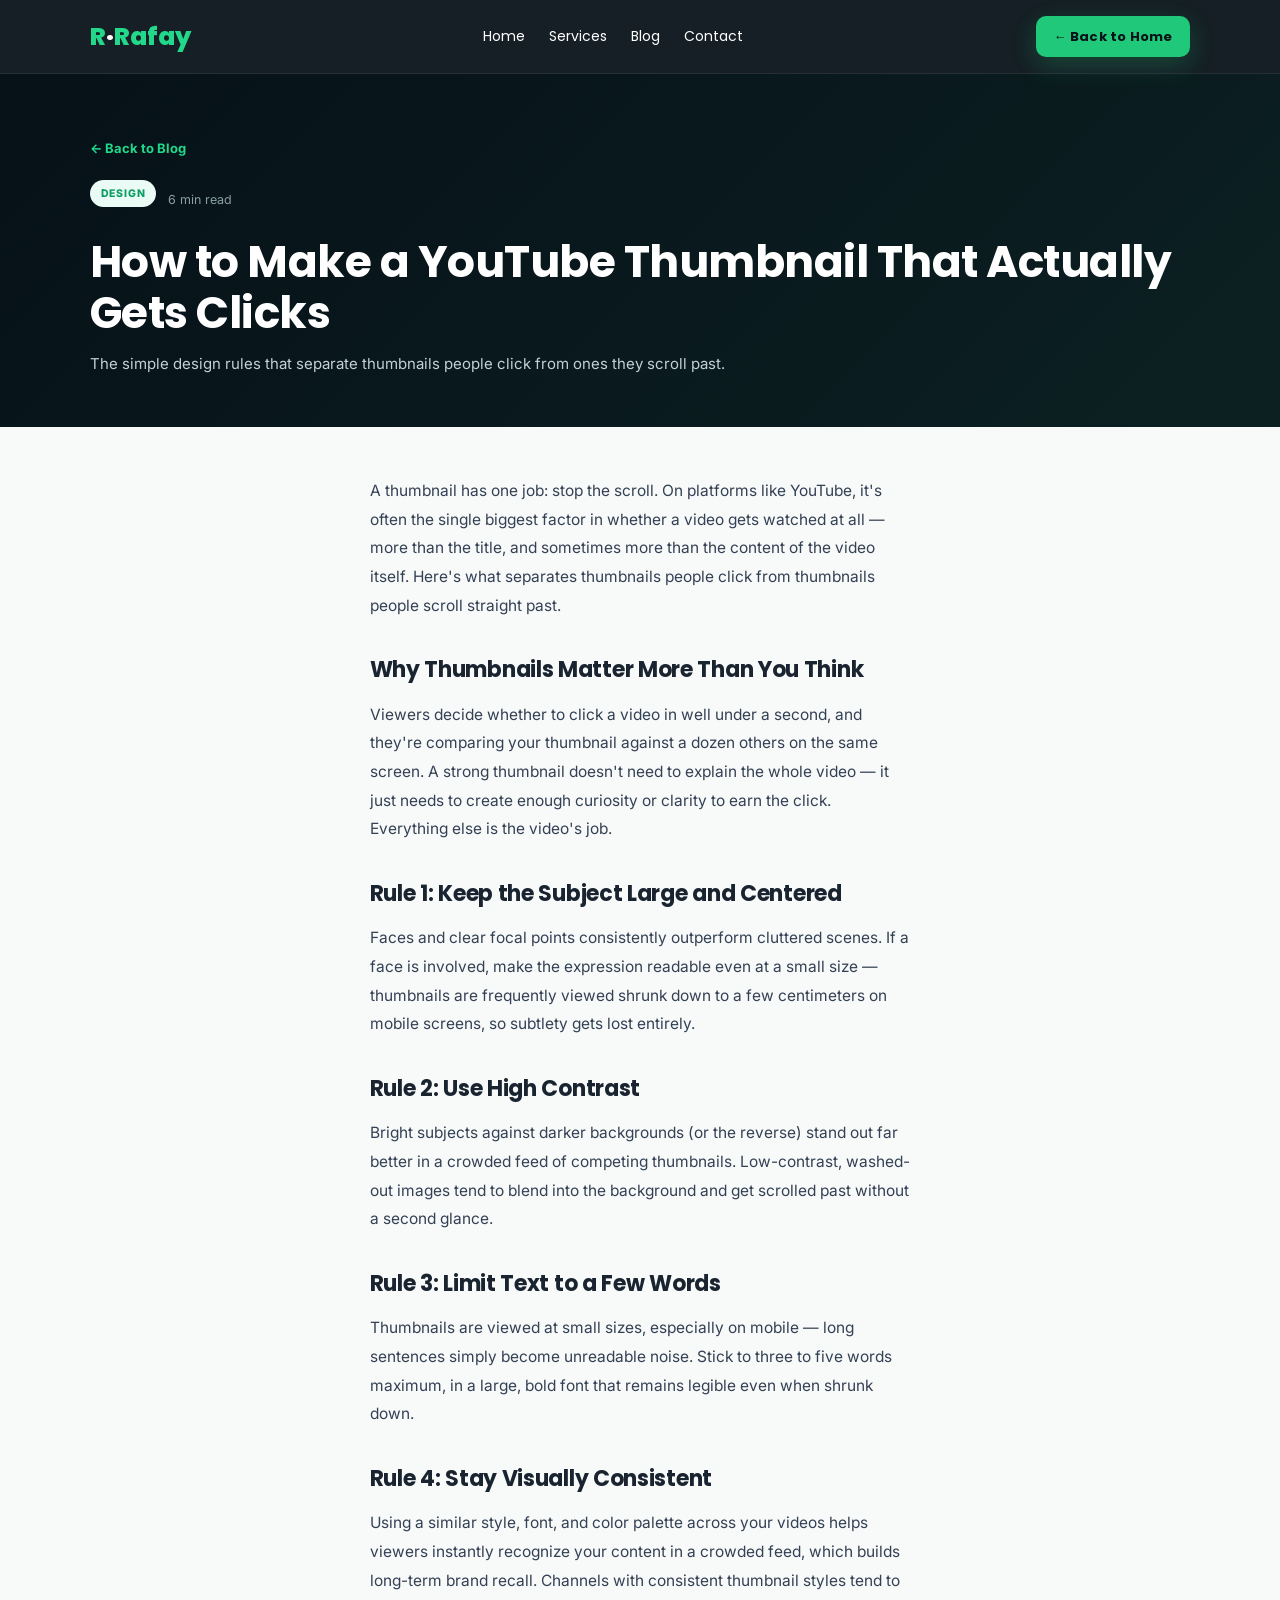
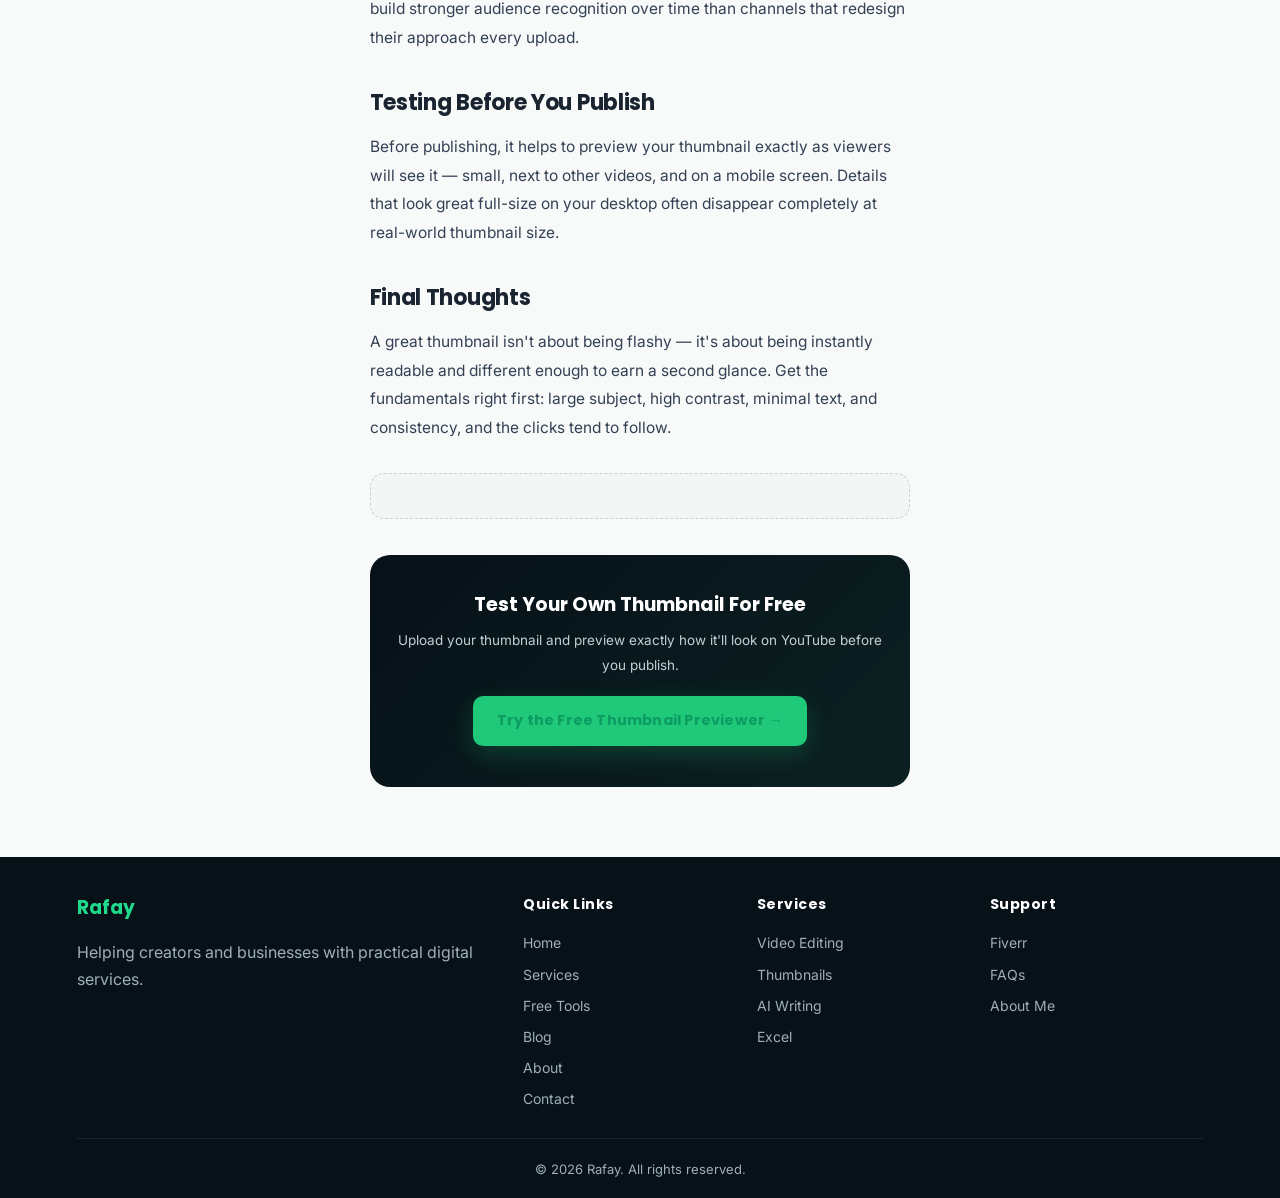
<file: blog-thumbnail.html>
<!DOCTYPE html>
<html lang="en">
<head>
<title>How to Make a YouTube Thumbnail That Actually Gets Clicks | Rafay Digital Services</title>
<link rel="icon" type="image/png" href="https://i.postimg.cc/XJFWfyG2/logo.png">
<link rel="apple-touch-icon" href="https://i.postimg.cc/XJFWfyG2/logo.png">
<meta property="og:title" content="How to Make a YouTube Thumbnail That Actually Gets Clicks">
<meta property="og:description" content="The simple, practical design rules that separate YouTube thumbnails people click from the ones they scroll straight past.">
<meta property="og:image" content="https://i.postimg.cc/XJFWfyG2/logo.png">
<meta property="og:url" content="https://rafay-website.therafay804.workers.dev/blog-thumbnail.html">
<meta name="description" content="The simple, practical design rules that separate YouTube thumbnails people click from the ones they scroll straight past.">
<meta charset="UTF-8">
<meta name="viewport" content="width=device-width, initial-scale=1.0">
<link rel="stylesheet" href="style.css">
<link rel="preconnect" href="https://fonts.googleapis.com">
<link rel="preconnect" href="https://fonts.gstatic.com" crossorigin>
<link href="https://fonts.googleapis.com/css2?family=Inter:wght@400;500;600;700&family=Poppins:wght@500;600;700;800&display=swap" rel="stylesheet">
<link rel="canonical" href="https://rafay-website.therafay804.workers.dev/blog-thumbnail.html">
<meta name="robots" content="index, follow">
<script type="application/ld+json">
{
  "@context": "https://schema.org",
  "@type": "Article",
  "headline": "How to Make a YouTube Thumbnail That Actually Gets Clicks",
  "description": "The simple, practical design rules that separate YouTube thumbnails people click from the ones they scroll straight past.",
  "image": "https://i.postimg.cc/XJFWfyG2/logo.png",
  "author": {"@type": "Person", "name": "Rafay"},
  "publisher": {"@type": "Organization", "name": "Rafay Digital Services", "logo": {"@type": "ImageObject", "url": "https://i.postimg.cc/XJFWfyG2/logo.png"}},
  "mainEntityOfPage": {"@type": "WebPage", "@id": "https://rafay-website.therafay804.workers.dev/blog-thumbnail.html"}
}
</script>
<script async src="https://pagead2.googlesyndication.com/pagead/js/adsbygoogle.js?client=YOUR_ADSENSE_PUBLISHER_ID" crossorigin="anonymous"></script>
</head>
<body>
<nav>
  <a href="index.html" class="logo" style="text-decoration:none">R<span>·</span>Rafay</a>
  <div class="navlinks">
    <a href="index.html#home">Home</a><a href="index.html#services">Services</a><a href="index.html#blog">Blog</a><a href="index.html#contact">Contact</a>
  </div>
  <div class="nav-right">
    <a href="index.html" class="btn" style="padding:10px 18px;font-size:13px">← Back to Home</a>
  </div>
</nav>

<header class="article-header">
  <a href="index.html#blog" class="article-back">← Back to Blog</a>
  <div class="article-meta-row"><span class="blog-tag">DESIGN</span><span style="color:#8aa0a5;font-size:12.5px">6 min read</span></div>
  <h1>How to Make a YouTube Thumbnail That Actually Gets Clicks</h1>
  <p class="article-sub">The simple design rules that separate thumbnails people click from ones they scroll past.</p>
</header>

<div class="article-body-wrap">

  <p>A thumbnail has one job: stop the scroll. On platforms like YouTube, it's often the single biggest factor in whether a video gets watched at all — more than the title, and sometimes more than the content of the video itself. Here's what separates thumbnails people click from thumbnails people scroll straight past.</p>

  <h2>Why Thumbnails Matter More Than You Think</h2>
  <p>Viewers decide whether to click a video in well under a second, and they're comparing your thumbnail against a dozen others on the same screen. A strong thumbnail doesn't need to explain the whole video — it just needs to create enough curiosity or clarity to earn the click. Everything else is the video's job.</p>

  <h2>Rule 1: Keep the Subject Large and Centered</h2>
  <p>Faces and clear focal points consistently outperform cluttered scenes. If a face is involved, make the expression readable even at a small size — thumbnails are frequently viewed shrunk down to a few centimeters on mobile screens, so subtlety gets lost entirely.</p>

  <h2>Rule 2: Use High Contrast</h2>
  <p>Bright subjects against darker backgrounds (or the reverse) stand out far better in a crowded feed of competing thumbnails. Low-contrast, washed-out images tend to blend into the background and get scrolled past without a second glance.</p>

  <h2>Rule 3: Limit Text to a Few Words</h2>
  <p>Thumbnails are viewed at small sizes, especially on mobile — long sentences simply become unreadable noise. Stick to three to five words maximum, in a large, bold font that remains legible even when shrunk down.</p>

  <h2>Rule 4: Stay Visually Consistent</h2>
  <p>Using a similar style, font, and color palette across your videos helps viewers instantly recognize your content in a crowded feed, which builds long-term brand recall. Channels with consistent thumbnail styles tend to build stronger audience recognition over time than channels that redesign their approach every upload.</p>

  <h2>Testing Before You Publish</h2>
  <p>Before publishing, it helps to preview your thumbnail exactly as viewers will see it — small, next to other videos, and on a mobile screen. Details that look great full-size on your desktop often disappear completely at real-world thumbnail size.</p>

  <h2>Final Thoughts</h2>
  <p>A great thumbnail isn't about being flashy — it's about being instantly readable and different enough to earn a second glance. Get the fundamentals right first: large subject, high contrast, minimal text, and consistency, and the clicks tend to follow.</p>


  <!-- AD-SLOT-START -->
  <div class="ad-placeholder">
    <ins class="adsbygoogle"
         style="display:block"
         data-ad-client="YOUR_ADSENSE_PUBLISHER_ID"
         data-ad-slot="YOUR_AD_SLOT_ID"
         data-ad-format="auto"
         data-full-width-responsive="true"></ins>
    <script>(adsbygoogle = window.adsbygoogle || []).push({});</script>
  </div>
  <!-- AD-SLOT-END -->

  <div class="article-cta">
    <h3>Test Your Own Thumbnail For Free</h3>
    <p>Upload your thumbnail and preview exactly how it'll look on YouTube before you publish.</p>
    <a class="btn" href="index.html#thumbnail-tool">Try the Free Thumbnail Previewer →</a>
  </div>
</div>

<footer>
  <div><h3 class="green">Rafay</h3><p>Helping creators and businesses with practical digital services.</p></div>
  <div><h4>Quick Links</h4><a href="index.html#home">Home</a><a href="index.html#services">Services</a><a href="index.html#tools">Free Tools</a><a href="index.html#blog">Blog</a><a href="index.html#about">About</a><a href="index.html#contact">Contact</a></div>
  <div><h4>Services</h4><a href="index.html#services">Video Editing</a><a href="index.html#services">Thumbnails</a><a href="index.html#services">AI Writing</a><a href="index.html#services">Excel</a></div>
  <div><h4>Support</h4><a href="index.html#contact">Fiverr</a><a href="index.html#services">FAQs</a><a href="index.html#about">About Me</a></div>
  <div class="copy">© 2026 Rafay. All rights reserved.</div>
</footer>
<!-- Cloudflare Web Analytics -->
<script type='module' src='https://static.cloudflareinsights.com/beacon.min.js' data-cf-beacon='{"token": "8ec72f3ea9fe4c51bfb1e50294da7614"}'></script>
<!-- End Cloudflare Web Analytics -->
</body>
</html>
</file>
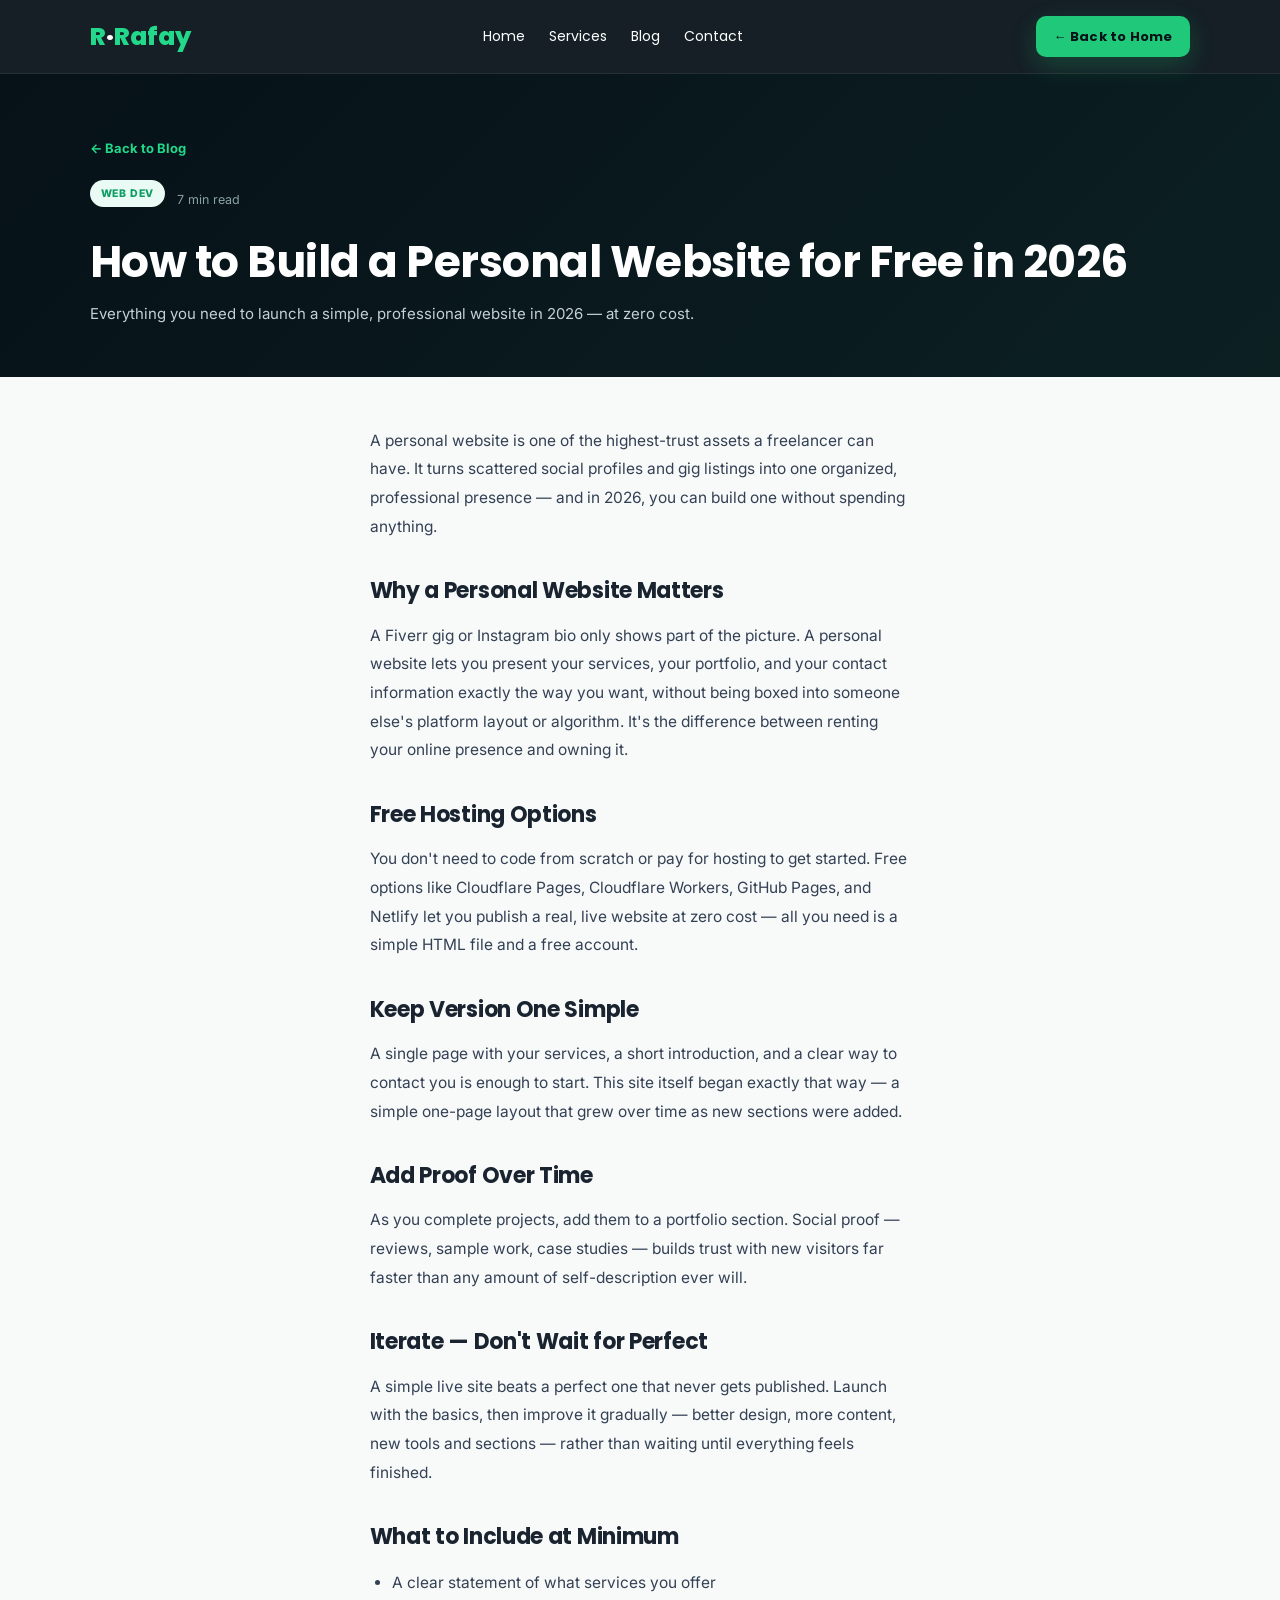
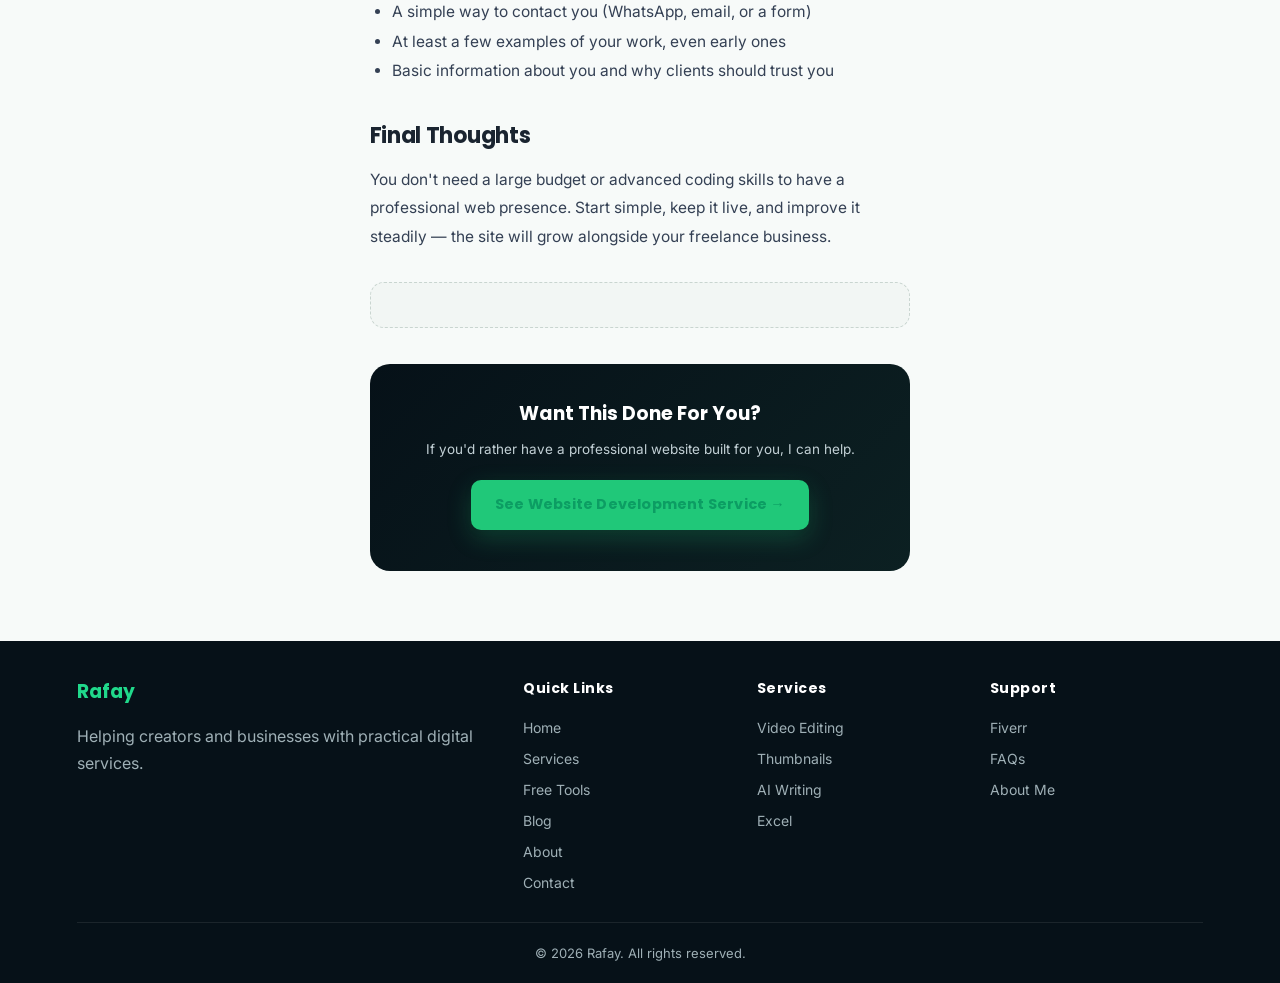
<file: blog-website.html>
<!DOCTYPE html>
<html lang="en">
<head>
<title>How to Build a Personal Website for Free in 2026 | Rafay Digital Services</title>
<link rel="icon" type="image/png" href="https://i.postimg.cc/XJFWfyG2/logo.png">
<link rel="apple-touch-icon" href="https://i.postimg.cc/XJFWfyG2/logo.png">
<meta property="og:title" content="How to Build a Personal Website for Free in 2026">
<meta property="og:description" content="Everything you need to launch a simple, professional personal website in 2026 — at zero cost, using free hosting platforms.">
<meta property="og:image" content="https://i.postimg.cc/XJFWfyG2/logo.png">
<meta property="og:url" content="https://rafay-website.therafay804.workers.dev/blog-website.html">
<meta name="description" content="Everything you need to launch a simple, professional personal website in 2026 — at zero cost, using free hosting platforms.">
<meta charset="UTF-8">
<meta name="viewport" content="width=device-width, initial-scale=1.0">
<link rel="stylesheet" href="style.css">
<link rel="preconnect" href="https://fonts.googleapis.com">
<link rel="preconnect" href="https://fonts.gstatic.com" crossorigin>
<link href="https://fonts.googleapis.com/css2?family=Inter:wght@400;500;600;700&family=Poppins:wght@500;600;700;800&display=swap" rel="stylesheet">
<link rel="canonical" href="https://rafay-website.therafay804.workers.dev/blog-website.html">
<meta name="robots" content="index, follow">
<script type="application/ld+json">
{
  "@context": "https://schema.org",
  "@type": "Article",
  "headline": "How to Build a Personal Website for Free in 2026",
  "description": "Everything you need to launch a simple, professional personal website in 2026 — at zero cost, using free hosting platforms.",
  "image": "https://i.postimg.cc/XJFWfyG2/logo.png",
  "author": {"@type": "Person", "name": "Rafay"},
  "publisher": {"@type": "Organization", "name": "Rafay Digital Services", "logo": {"@type": "ImageObject", "url": "https://i.postimg.cc/XJFWfyG2/logo.png"}},
  "mainEntityOfPage": {"@type": "WebPage", "@id": "https://rafay-website.therafay804.workers.dev/blog-website.html"}
}
</script>
<script async src="https://pagead2.googlesyndication.com/pagead/js/adsbygoogle.js?client=YOUR_ADSENSE_PUBLISHER_ID" crossorigin="anonymous"></script>
</head>
<body>
<nav>
  <a href="index.html" class="logo" style="text-decoration:none">R<span>·</span>Rafay</a>
  <div class="navlinks">
    <a href="index.html#home">Home</a><a href="index.html#services">Services</a><a href="index.html#blog">Blog</a><a href="index.html#contact">Contact</a>
  </div>
  <div class="nav-right">
    <a href="index.html" class="btn" style="padding:10px 18px;font-size:13px">← Back to Home</a>
  </div>
</nav>

<header class="article-header">
  <a href="index.html#blog" class="article-back">← Back to Blog</a>
  <div class="article-meta-row"><span class="blog-tag">WEB DEV</span><span style="color:#8aa0a5;font-size:12.5px">7 min read</span></div>
  <h1>How to Build a Personal Website for Free in 2026</h1>
  <p class="article-sub">Everything you need to launch a simple, professional website in 2026 — at zero cost.</p>
</header>

<div class="article-body-wrap">

  <p>A personal website is one of the highest-trust assets a freelancer can have. It turns scattered social profiles and gig listings into one organized, professional presence — and in 2026, you can build one without spending anything.</p>

  <h2>Why a Personal Website Matters</h2>
  <p>A Fiverr gig or Instagram bio only shows part of the picture. A personal website lets you present your services, your portfolio, and your contact information exactly the way you want, without being boxed into someone else's platform layout or algorithm. It's the difference between renting your online presence and owning it.</p>

  <h2>Free Hosting Options</h2>
  <p>You don't need to code from scratch or pay for hosting to get started. Free options like Cloudflare Pages, Cloudflare Workers, GitHub Pages, and Netlify let you publish a real, live website at zero cost — all you need is a simple HTML file and a free account.</p>

  <h2>Keep Version One Simple</h2>
  <p>A single page with your services, a short introduction, and a clear way to contact you is enough to start. This site itself began exactly that way — a simple one-page layout that grew over time as new sections were added.</p>

  <h2>Add Proof Over Time</h2>
  <p>As you complete projects, add them to a portfolio section. Social proof — reviews, sample work, case studies — builds trust with new visitors far faster than any amount of self-description ever will.</p>

  <h2>Iterate — Don't Wait for Perfect</h2>
  <p>A simple live site beats a perfect one that never gets published. Launch with the basics, then improve it gradually — better design, more content, new tools and sections — rather than waiting until everything feels finished.</p>

  <h2>What to Include at Minimum</h2>
  <ul>
    <li>A clear statement of what services you offer</li>
    <li>A simple way to contact you (WhatsApp, email, or a form)</li>
    <li>At least a few examples of your work, even early ones</li>
    <li>Basic information about you and why clients should trust you</li>
  </ul>

  <h2>Final Thoughts</h2>
  <p>You don't need a large budget or advanced coding skills to have a professional web presence. Start simple, keep it live, and improve it steadily — the site will grow alongside your freelance business.</p>


  <!-- AD-SLOT-START -->
  <div class="ad-placeholder">
    <ins class="adsbygoogle"
         style="display:block"
         data-ad-client="YOUR_ADSENSE_PUBLISHER_ID"
         data-ad-slot="YOUR_AD_SLOT_ID"
         data-ad-format="auto"
         data-full-width-responsive="true"></ins>
    <script>(adsbygoogle = window.adsbygoogle || []).push({});</script>
  </div>
  <!-- AD-SLOT-END -->

  <div class="article-cta">
    <h3>Want This Done For You?</h3>
    <p>If you'd rather have a professional website built for you, I can help.</p>
    <a class="btn" href="index.html#services">See Website Development Service →</a>
  </div>
</div>

<footer>
  <div><h3 class="green">Rafay</h3><p>Helping creators and businesses with practical digital services.</p></div>
  <div><h4>Quick Links</h4><a href="index.html#home">Home</a><a href="index.html#services">Services</a><a href="index.html#tools">Free Tools</a><a href="index.html#blog">Blog</a><a href="index.html#about">About</a><a href="index.html#contact">Contact</a></div>
  <div><h4>Services</h4><a href="index.html#services">Video Editing</a><a href="index.html#services">Thumbnails</a><a href="index.html#services">AI Writing</a><a href="index.html#services">Excel</a></div>
  <div><h4>Support</h4><a href="index.html#contact">Fiverr</a><a href="index.html#services">FAQs</a><a href="index.html#about">About Me</a></div>
  <div class="copy">© 2026 Rafay. All rights reserved.</div>
</footer>
<!-- Cloudflare Web Analytics -->
<script type='module' src='https://static.cloudflareinsights.com/beacon.min.js' data-cf-beacon='{"token": "8ec72f3ea9fe4c51bfb1e50294da7614"}'></script>
<!-- End Cloudflare Web Analytics -->
</body>
</html>
</file>
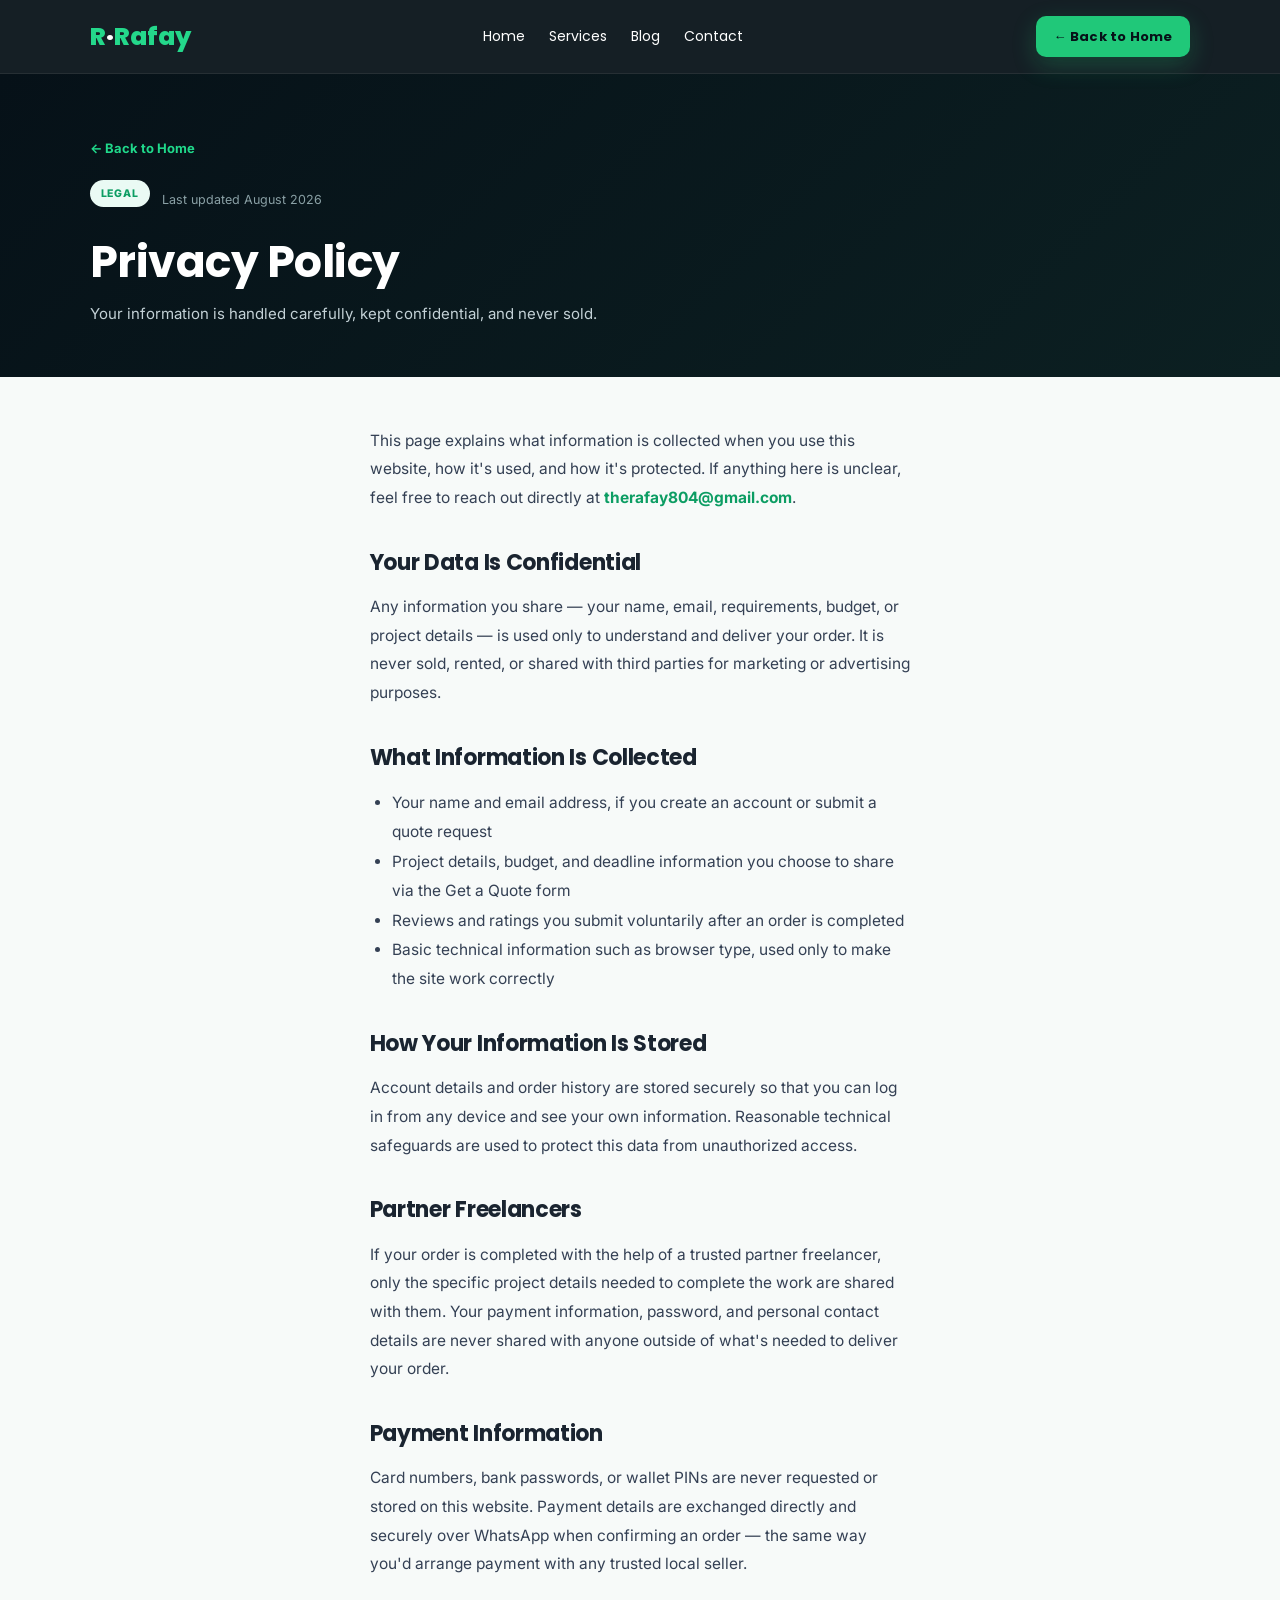
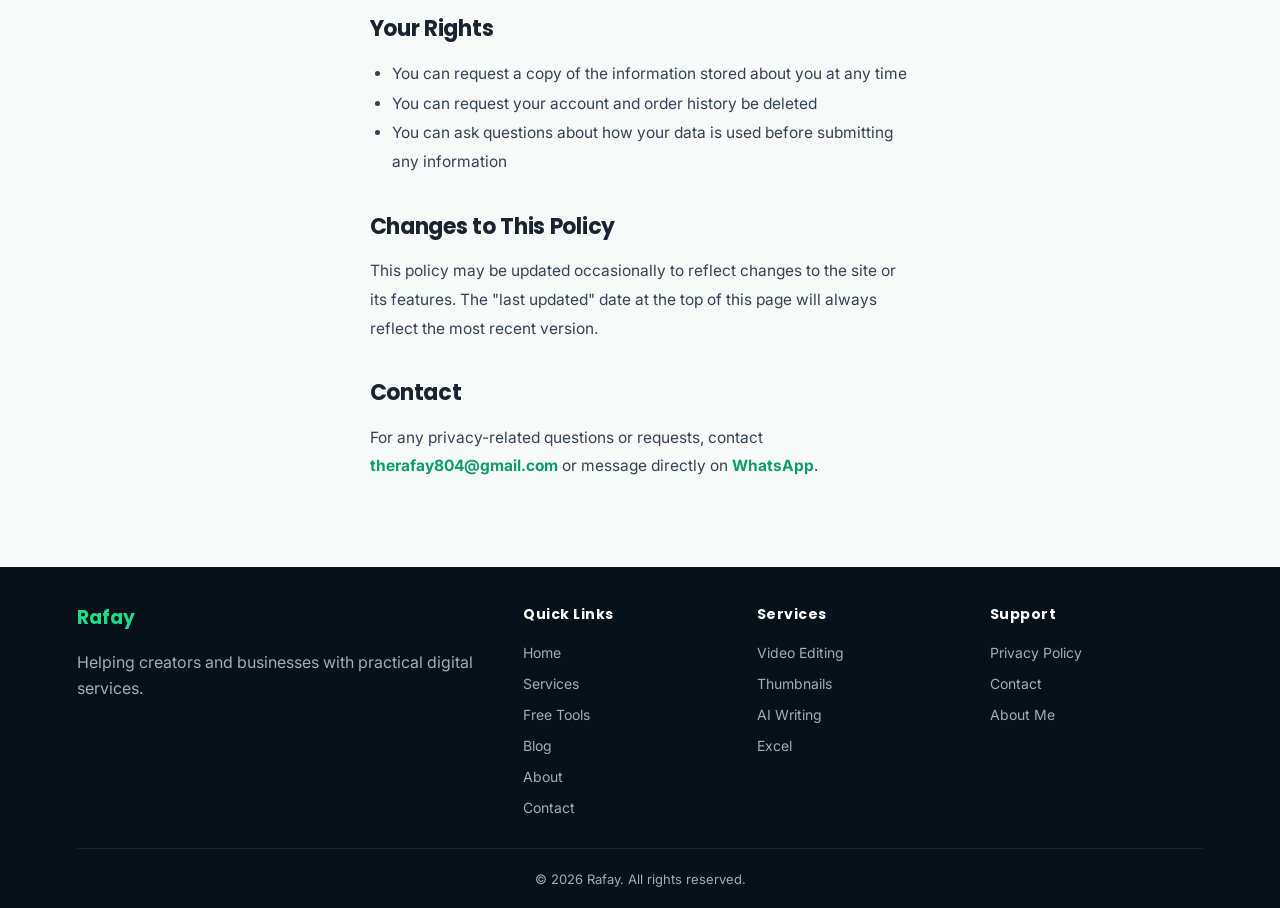
<file: privacy-policy.html>
<!DOCTYPE html>
<html lang="en">
<head>
<title>Privacy Policy | Rafay Digital Services</title>
<link rel="icon" type="image/png" href="https://i.postimg.cc/XJFWfyG2/logo.png">
<link rel="apple-touch-icon" href="https://i.postimg.cc/XJFWfyG2/logo.png">
<meta name="description" content="How Rafay Digital Services collects, uses, and protects your information when you request a quote, sign up, or contact us.">
<meta charset="UTF-8">
<meta name="viewport" content="width=device-width, initial-scale=1.0">
<link rel="stylesheet" href="style.css">
<link rel="preconnect" href="https://fonts.googleapis.com">
<link rel="preconnect" href="https://fonts.gstatic.com" crossorigin>
<link href="https://fonts.googleapis.com/css2?family=Inter:wght@400;500;600;700&family=Poppins:wght@500;600;700;800&display=swap" rel="stylesheet">
<link rel="canonical" href="https://rafay-website.therafay804.workers.dev/privacy-policy.html">
<meta name="robots" content="noindex, follow">
</head>
<body>
<nav>
  <a href="index.html" class="logo" style="text-decoration:none">R<span>·</span>Rafay</a>
  <div class="navlinks">
    <a href="index.html#home">Home</a><a href="index.html#services">Services</a><a href="index.html#blog">Blog</a><a href="index.html#contact">Contact</a>
  </div>
  <div class="nav-right">
    <a href="index.html" class="btn" style="padding:10px 18px;font-size:13px">← Back to Home</a>
  </div>
</nav>

<header class="article-header">
  <a href="index.html" class="article-back">← Back to Home</a>
  <div class="article-meta-row"><span class="blog-tag">LEGAL</span><span style="color:#8aa0a5;font-size:12.5px">Last updated August 2026</span></div>
  <h1>Privacy Policy</h1>
  <p class="article-sub">Your information is handled carefully, kept confidential, and never sold.</p>
</header>

<div class="article-body-wrap">
  <p>This page explains what information is collected when you use this website, how it's used, and how it's protected. If anything here is unclear, feel free to reach out directly at <a href="mailto:therafay804@gmail.com">therafay804@gmail.com</a>.</p>

  <h2>Your Data Is Confidential</h2>
  <p>Any information you share — your name, email, requirements, budget, or project details — is used only to understand and deliver your order. It is never sold, rented, or shared with third parties for marketing or advertising purposes.</p>

  <h2>What Information Is Collected</h2>
  <ul>
    <li>Your name and email address, if you create an account or submit a quote request</li>
    <li>Project details, budget, and deadline information you choose to share via the Get a Quote form</li>
    <li>Reviews and ratings you submit voluntarily after an order is completed</li>
    <li>Basic technical information such as browser type, used only to make the site work correctly</li>
  </ul>

  <h2>How Your Information Is Stored</h2>
  <p>Account details and order history are stored securely so that you can log in from any device and see your own information. Reasonable technical safeguards are used to protect this data from unauthorized access.</p>

  <h2>Partner Freelancers</h2>
  <p>If your order is completed with the help of a trusted partner freelancer, only the specific project details needed to complete the work are shared with them. Your payment information, password, and personal contact details are never shared with anyone outside of what's needed to deliver your order.</p>

  <h2>Payment Information</h2>
  <p>Card numbers, bank passwords, or wallet PINs are never requested or stored on this website. Payment details are exchanged directly and securely over WhatsApp when confirming an order — the same way you'd arrange payment with any trusted local seller.</p>

  <h2>Your Rights</h2>
  <ul>
    <li>You can request a copy of the information stored about you at any time</li>
    <li>You can request your account and order history be deleted</li>
    <li>You can ask questions about how your data is used before submitting any information</li>
  </ul>

  <h2>Changes to This Policy</h2>
  <p>This policy may be updated occasionally to reflect changes to the site or its features. The "last updated" date at the top of this page will always reflect the most recent version.</p>

  <h2>Contact</h2>
  <p>For any privacy-related questions or requests, contact <a href="mailto:therafay804@gmail.com">therafay804@gmail.com</a> or message directly on <a href="https://wa.me/923347840658" target="_blank">WhatsApp</a>.</p>
</div>

<footer>
  <div><h3 class="green">Rafay</h3><p>Helping creators and businesses with practical digital services.</p></div>
  <div><h4>Quick Links</h4><a href="index.html#home">Home</a><a href="index.html#services">Services</a><a href="index.html#tools">Free Tools</a><a href="index.html#blog">Blog</a><a href="index.html#about">About</a><a href="index.html#contact">Contact</a></div>
  <div><h4>Services</h4><a href="index.html#services">Video Editing</a><a href="index.html#services">Thumbnails</a><a href="index.html#services">AI Writing</a><a href="index.html#services">Excel</a></div>
  <div><h4>Support</h4><a href="privacy-policy.html">Privacy Policy</a><a href="index.html#contact">Contact</a><a href="index.html#about">About Me</a></div>
  <div class="copy">© 2026 Rafay. All rights reserved.</div>
</footer>
<!-- Cloudflare Web Analytics -->
<script type='module' src='https://static.cloudflareinsights.com/beacon.min.js' data-cf-beacon='{"token": "8ec72f3ea9fe4c51bfb1e50294da7614"}'></script>
<!-- End Cloudflare Web Analytics -->
</body>
</html>
</file>
<file: style.css>
*{box-sizing:border-box;margin:0;padding:0}
html{scroll-behavior:smooth}
body{font-family:'Inter',Arial,Helvetica,sans-serif;background:#f7faf9;color:#1a2430;line-height:1.65;-webkit-font-smoothing:antialiased}
h1,h2,h3,h4,.logo,.btn,.navlinks a,.nav-search input,.details-btn{font-family:'Poppins',sans-serif}
a:focus-visible,button:focus-visible,input:focus-visible{outline:2px solid #20d98b;outline-offset:2px}
a{text-decoration:none;color:inherit}
nav{position:sticky;top:0;z-index:50;background:rgba(7,17,24,.94);backdrop-filter:blur(10px);color:white;padding:16px 7%;display:flex;align-items:center;justify-content:space-between;border-bottom:1px solid #ffffff12}
.logo{font-size:25px;font-weight:800;color:#24d88b}.logo span{color:white}
.navlinks{display:flex;gap:24px;font-size:14px}
.navlinks a:hover{color:#24d88b}
.btn{display:inline-block;position:relative;overflow:hidden;background:#20c879;color:#071118;padding:13px 24px;border-radius:10px;font-weight:700;font-size:14.5px;letter-spacing:.2px;border:0;cursor:pointer;box-shadow:0 8px 24px #20c8793d,0 2px 6px #0002;transition:.3s cubic-bezier(.2,.8,.2,1)}
.btn:hover{transform:translateY(-3px);filter:brightness(1.06);box-shadow:0 16px 32px #20c8794d,0 4px 10px #0002}
.btn:active{transform:translateY(-1px)}
.btn::after{content:"";position:absolute;top:0;left:-75%;width:50%;height:100%;background:linear-gradient(120deg,transparent,#ffffff55,transparent);transform:skewX(-20deg);transition:.6s}
.btn:hover::after{left:125%}
.hero{background:linear-gradient(135deg,#061118,#0c2022);color:white;padding:90px 7%;display:grid;grid-template-columns:1.1fr .9fr;gap:50px;align-items:center}
.badge{display:inline-block;border:1px solid #20c879;color:#20c879;border-radius:30px;padding:7px 16px;font-size:12.5px;font-weight:600;letter-spacing:1.5px;margin-bottom:22px;box-shadow:0 0 20px #20c8792a;background:#20c8790a}
.hero-logo{width:58px;height:58px;border-radius:16px;margin-bottom:20px;box-shadow:0 10px 26px #0008;display:block}
h1{font-size:clamp(32px,5vw,52px);line-height:1.1;margin-bottom:14px;letter-spacing:-.8px}
.green{color:#20d98b}
.hero p{font-size:15.5px;color:#c3d1d6;max-width:600px;margin-bottom:24px;font-weight:400;line-height:1.6}
.hero-top-banner{grid-column:1/-1;width:100%;max-height:200px;object-fit:cover;object-position:top;border-radius:14px;margin-bottom:6px;display:block;box-shadow:0 16px 40px #0006}
.hero-card{border:1px solid #1e4a46;border-radius:22px;padding:22px;background:radial-gradient(circle at 30% 15%,#0b7359,#0b2027 75%);box-shadow:0 25px 80px #0007}
.hero-highlight{display:flex;flex-direction:column;gap:10px}
.hero-highlight-item{display:flex;align-items:center;gap:12px;background:#ffffff0d;border:1px solid #ffffff16;border-radius:12px;padding:11px 14px;transition:.2s}
.hero-highlight-item:hover{background:#ffffff16;transform:translateX(4px)}
.hh-icon{font-size:20px;width:42px;height:42px;border-radius:12px;background:#ffffff14;display:flex;align-items:center;justify-content:center;flex-shrink:0}
.hero-highlight-item strong{display:block;color:white;font-size:14.5px;font-family:'Poppins',sans-serif;margin-bottom:2px}
.hero-highlight-item small{color:#9fb0b6;font-size:12px}
.avatar{border-radius:50%;background:linear-gradient(145deg,#20d98b,#0b5f4b);display:flex;align-items:center;justify-content:center;font-weight:900;color:white;border:6px solid #ffffff22}
section{padding:32px 5%}
.section-title{text-align:center;margin-bottom:20px}
.section-title small{color:#12a96b;font-weight:700;letter-spacing:1.8px;font-size:10.5px}
.section-title h2{font-size:19px;margin-top:5px;font-weight:700;letter-spacing:-.2px}
.grid{display:grid;grid-template-columns:repeat(5,1fr);gap:10px}
.card{background:white;border:1px solid #e3ebe7;border-radius:12px;padding:12px 11px;box-shadow:0 4px 16px #0a2b2008;transition:.35s cubic-bezier(.2,.8,.2,1)}
.card:hover{transform:translateY(-5px);box-shadow:0 20px 44px #0a2b2016,0 4px 12px #0a2b2010;border-color:#c9ede0}
.icon{font-size:14px;margin-bottom:7px;width:30px;height:30px;display:flex;align-items:center;justify-content:center;background:#eafaf4;border-radius:9px}
.card h3{font-size:12.5px;margin-bottom:3px;font-weight:700;letter-spacing:-.1px}
.card p{font-size:10.5px;color:#5b6b76;margin-bottom:8px;line-height:1.45}
.card .mini{color:#0c9d63;font-weight:800;font-size:10.5px}
.stats{background:#071118;color:white;display:grid;grid-template-columns:repeat(4,1fr);gap:10px;text-align:center;border-radius:14px;margin:0 6%;padding:16px}
.stat strong{font-size:19px;color:#20d98b;display:block}
.stat span{font-size:10px}
.about{display:grid;grid-template-columns:.8fr 1.2fr;gap:50px;align-items:center}
.about-box{background:linear-gradient(145deg,#071118,#12342f);border-radius:25px;min-height:310px;display:flex;align-items:center;justify-content:center;color:white}
.about h2{font-size:22px;margin:4px 0 8px}
.about p{color:#667085;margin-bottom:9px;font-size:12.5px;line-height:1.6}
.checks{display:grid;grid-template-columns:1fr 1fr;gap:6px;margin-bottom:14px;font-size:11.5px}
.checks span{font-weight:700}.checks span:before{content:"✓";color:#10b981;margin-right:8px}
.cta{text-align:center;background:#0a191f;color:white;border-radius:18px;padding:28px 18px}
.cta p{color:#b9c6ca;margin:8px auto 18px;font-size:13px}
.cta-buttons{display:flex;justify-content:center;gap:12px;flex-wrap:wrap}
.email-link{display:inline-block;margin-top:18px;color:#9fb0b6;font-size:13.5px;font-weight:600;text-decoration:none}
.email-link:hover{color:#20d98b}
footer{background:#061118;color:#9fb0b6;padding:36px 6% 18px;display:grid;grid-template-columns:2fr 1fr 1fr 1fr;gap:20px}
footer h3,footer h4{color:white;margin-bottom:15px}
footer h4{font-size:14px;letter-spacing:.5px}
footer a{display:block;margin:8px 0;font-size:14px;transition:.2s}
footer a:hover{color:#20d98b}
.copy{grid-column:1/-1;border-top:1px solid #ffffff15;padding-top:20px;font-size:13px;text-align:center}
.chat-toggle{position:fixed;right:22px;bottom:22px;width:62px;height:62px;border-radius:50%;border:0;background:#20d98b;color:#061118;font-size:25px;font-weight:900;box-shadow:0 10px 30px #0004;z-index:100;cursor:pointer}
.chatbox{position:fixed;right:22px;bottom:95px;width:340px;max-width:calc(100vw - 30px);background:white;border-radius:20px;box-shadow:0 20px 60px #0003;overflow:hidden;display:none;z-index:99}
.chathead{background:#071118;color:white;padding:16px;font-weight:800;display:flex;justify-content:space-between}
.chatmessages{height:300px;overflow:auto;padding:15px;background:#f6f8f7}
.msg{padding:10px 12px;border-radius:14px;margin:8px 0;max-width:85%;font-size:14px}
.bot{background:white}.user{background:#20d98b;margin-left:auto}
.chatinput{display:flex;padding:10px;border-top:1px solid #ddd}
.chatinput input{flex:1;border:0;outline:0;padding:10px}
.chatinput button{border:0;background:#20d98b;border-radius:10px;padding:0 15px;font-weight:800}
@media(max-width:950px){.grid{grid-template-columns:repeat(2,1fr)}.hero{grid-template-columns:1fr}.stats{grid-template-columns:repeat(2,1fr)}.about{grid-template-columns:1fr}footer{grid-template-columns:1fr 1fr}}
@media(max-width:600px){.navlinks{display:none}.hero{padding:24px 5% 30px;gap:16px}.hero-logo{width:38px;height:38px;margin-bottom:10px}.badge{margin-bottom:10px;padding:5px 11px;font-size:10px}.hero p{margin-bottom:16px;font-size:14px}section{padding:26px 5%}.grid{grid-template-columns:1fr 1fr;gap:10px}.stats{margin:0 5%;grid-template-columns:1fr 1fr;padding:14px 8px}footer{grid-template-columns:1fr}.about h2{font-size:22px}.process-grid{grid-template-columns:1fr 1fr}}
.main-title {
  font-family: 'Poppins', sans-serif;
  font-size: clamp(2.5rem, 7vw, 5rem);
  font-weight: 800;
  letter-spacing: -1px;
  margin-bottom: 15px;
}

.main-title span {
  font-weight: 700;
}
.card{display:flex;flex-direction:column}
.card .mini{margin-bottom:10px}
.details-btn{display:inline-block;background:transparent;border:1.5px solid #20c879;color:#0c9d63;font-weight:800;font-size:9.5px;padding:5px 10px;border-radius:6px;cursor:pointer;margin-top:auto;width:100%}
.details-btn:hover{background:#20c879;color:#071118}
.modal-overlay{display:none;position:fixed;inset:0;background:rgba(6,17,24,.7);backdrop-filter:blur(6px);z-index:200;align-items:center;justify-content:center;padding:20px}
.modal-overlay.active{display:flex;animation:fadeIn .25s ease}
@keyframes fadeIn{from{opacity:0}to{opacity:1}}
.modal-box{background:white;border-radius:22px;max-width:480px;width:100%;max-height:85vh;overflow-y:auto;padding:32px;position:relative;box-shadow:0 40px 90px #0007,0 8px 24px #0003;animation:modalPop .3s cubic-bezier(.2,.8,.2,1)}
@keyframes modalPop{from{opacity:0;transform:translateY(16px) scale(.97)}to{opacity:1;transform:translateY(0) scale(1)}}
.modal-close{position:absolute;top:16px;right:16px;background:#f1f5f3;border:0;width:34px;height:34px;border-radius:50%;font-size:18px;cursor:pointer;font-weight:800;line-height:1}
.modal-icon{font-size:40px;margin-bottom:12px}
.modal-box h3{font-size:23px;margin-bottom:6px}
.modal-box .modal-sub{color:#667085;font-size:14px;margin-bottom:18px}
.modal-box ul{margin:0;padding-left:0;list-style:none}
.modal-box ul li{padding:9px 0;border-bottom:1px solid #eef2f0;font-size:14px;color:#344054}
.modal-box ul li:before{content:"✓";color:#12a96b;font-weight:900;margin-right:10px}
.modal-cta{display:block;text-align:center;margin-top:22px}
.nav-search{position:relative;display:flex;align-items:center;margin-right:4px}
.nav-search input{background:#0f2530;border:1px solid #1e4a46;color:white;padding:10px 14px 10px 36px;border-radius:20px;font-size:13px;width:170px;outline:0;transition:.25s}
.nav-search input::placeholder{color:#8aa0a5}
.nav-search input:focus{border-color:#20c879;width:210px}
.nav-search .search-icon{position:absolute;left:12px;font-size:14px;pointer-events:none;opacity:.8}
.search-msg{position:fixed;top:78px;right:7%;background:#0a191f;color:#fff;padding:10px 16px;border-radius:10px;font-size:13px;font-weight:700;box-shadow:0 10px 30px #0004;z-index:150;display:none}
.search-msg.show{display:block}
@keyframes cardPulse{0%{box-shadow:0 0 0 0 #20d98b99}70%{box-shadow:0 0 0 14px #20d98b00}100%{box-shadow:0 0 0 0 #20d98b00}}
.card.highlighted{border-color:#20d98b;animation:cardPulse 1.2s ease-out 2}
@media(max-width:600px){.nav-search input{width:120px}.nav-search input:focus{width:150px}}

.nav-right{display:flex;align-items:center;gap:16px}
.hamburger{background:none;border:0;color:#20d98b;font-size:24px;cursor:pointer;line-height:1;padding:4px}

.menu-overlay{display:none;position:fixed;inset:0;background:rgba(4,10,14,.6);z-index:290}
.menu-overlay.active{display:block}
.mobile-menu{position:fixed;top:0;right:0;width:100%;max-width:320px;height:100%;background:#071118;z-index:300;transform:translateX(100%);transition:transform .3s ease;display:flex;flex-direction:column;padding-bottom:24px;overflow-y:auto;box-shadow:-10px 0 50px #0007}
.mobile-menu.active{transform:translateX(0)}
.mobile-menu-head{display:flex;justify-content:space-between;align-items:center;padding:18px 24px 22px;border-bottom:1px solid #ffffff14;margin-bottom:6px}
.mobile-menu-close{background:none;border:0;color:white;font-size:20px;cursor:pointer}
.mobile-menu a{color:white;font-weight:700;font-size:14.5px;letter-spacing:1.2px;padding:19px 24px;border-bottom:1px solid #ffffff0d;font-family:'Poppins',sans-serif}
.mobile-menu a:active,.mobile-menu a:hover{color:#20d98b}
.mobile-login-btn{margin:22px 24px 0;background:#20c879;color:#071118;border:0;padding:14px;border-radius:10px;font-weight:800;font-size:14px;cursor:pointer;font-family:'Poppins',sans-serif}

.mobile-menu-toggle{width:100%;text-align:left;background:none;border:0;color:white;font-weight:700;font-size:14.5px;letter-spacing:1.2px;padding:19px 24px;border-bottom:1px solid #ffffff0d;font-family:'Poppins',sans-serif;display:flex;justify-content:space-between;align-items:center;cursor:pointer}
.mobile-menu-toggle:hover{color:#20d98b}
.mobile-menu-toggle .chevron{transition:.25s;font-size:12px;color:#20d98b}
.mobile-menu-toggle.open .chevron{transform:rotate(180deg)}
.mobile-submenu{display:none;flex-direction:column;background:#0a1a20}
.mobile-submenu.open{display:flex}
.mobile-submenu a{padding:14px 24px 14px 40px;font-size:12.5px;color:#c3d1d6;border-bottom:1px solid #ffffff08;font-family:'Inter',sans-serif;font-weight:500;letter-spacing:0;line-height:1.4}
.mobile-submenu a:hover{color:#20d98b}

.portfolio-placeholder{text-align:center;border:2px dashed #d3e2db;border-radius:14px;padding:26px 16px;color:#7a8a92;background:#fbfdfc}
.portfolio-icon{font-size:36px;margin-bottom:14px}
.portfolio-placeholder p{font-size:14.5px;line-height:1.7}

.login-form{display:flex;flex-direction:column;margin-top:6px}
.login-form label{font-size:12.5px;font-weight:700;color:#344054;margin:10px 0 5px}
.login-form input{border:1px solid #dde5e1;border-radius:10px;padding:13px 14px;font-size:15px;outline:0;font-family:'Inter',sans-serif;background:#fafcfb;transition:.2s;min-height:46px}
.login-form input:hover{border-color:#c9ede0}
.login-form input:focus{border-color:#20c879;background:white}
.login-note{font-size:13px;font-weight:700;margin-top:12px;text-align:center;display:none}
.login-note.show{display:block}

.card.highlighted,.tool-card.highlighted{border-color:#20d98b;animation:cardPulse 1.2s ease-out 2}

.tools-intro{text-align:center;color:#5b6b76;font-size:15px;margin:-30px auto 40px;max-width:560px}
.tool-card{background:white;border:1px solid #e3ebe7;border-radius:12px;padding:13px 13px;margin-bottom:10px;box-shadow:0 4px 16px #0a2b2008;scroll-margin-top:90px}
.tool-card-head h3{font-size:13px;margin-bottom:3px;font-weight:700}
.tool-card-head p{color:#5b6b76;font-size:10.5px;margin-bottom:10px}
.tag-new{background:#20d98b;color:#071118;font-size:10px;font-weight:800;padding:3px 9px;border-radius:20px;margin-left:6px;vertical-align:middle;letter-spacing:.5px}
.upload-zone{display:flex;align-items:center;justify-content:center;border:2px dashed #c9ede0;border-radius:14px;padding:34px 16px;text-align:center;cursor:pointer;color:#0c9d63;font-weight:700;font-size:14px;background:#f9fdfb;transition:.2s}
.upload-zone:hover{background:#eefaf5;border-color:#20c879}
.yt-preview-grid{display:none;grid-template-columns:1fr 1fr;gap:20px;margin-top:24px}
.yt-mock-block{background:#f7faf9;border-radius:14px;padding:16px}
.yt-mock-label{display:block;font-size:11px;font-weight:800;color:#8a97a0;letter-spacing:1px;margin-bottom:12px;text-transform:uppercase}
.yt-mock-row{display:flex;gap:10px;align-items:flex-start}
.yt-thumb-row{width:120px;height:68px;border-radius:8px;overflow:hidden;background:#dde5e1;flex-shrink:0}
.yt-thumb-row img,.yt-thumb-grid img{width:100%;height:100%;object-fit:cover;display:block}
.yt-info .yt-title,.yt-info-grid .yt-title{font-size:12.5px;font-weight:700;color:#1a2430;line-height:1.35;margin-bottom:4px}
.yt-info .yt-meta,.yt-info-grid .yt-meta{font-size:11px;color:#6b7a82}
.yt-thumb-grid{width:100%;aspect-ratio:16/9;border-radius:10px;overflow:hidden;background:#dde5e1;margin-bottom:10px}
.yt-info-grid{display:flex;gap:8px;align-items:flex-start}
.yt-avatar{width:26px;height:26px;border-radius:50%;background:#20d98b;color:#071118;font-size:11px;font-weight:900;display:flex;align-items:center;justify-content:center;flex-shrink:0}
.tool-note{font-size:13px;color:#5b6b76;margin-top:22px}
.tool-note a{color:#0c9d63;font-weight:700}

.wc-textarea{width:100%;min-height:140px;border:1px solid #dde5e1;border-radius:12px;padding:16px;font-size:14px;font-family:'Inter',sans-serif;outline:0;resize:vertical}
.wc-textarea:focus{border-color:#20c879}
.wc-stats{display:grid;grid-template-columns:repeat(4,1fr);gap:14px;margin-top:18px}
.wc-stat{background:#f7faf9;border-radius:12px;padding:16px 10px;text-align:center}
.wc-stat strong{display:block;font-size:22px;color:#0c9d63;font-family:'Poppins',sans-serif}
.wc-stat span{font-size:11.5px;color:#6b7a82}

.ai-tools-list{display:flex;flex-direction:column;gap:14px;max-width:680px;margin:0 auto}
.ai-tool-card{display:flex;align-items:center;gap:9px;background:white;border:1px solid #e3ebe7;border-radius:10px;padding:9px 11px;transition:.2s}
.ai-tool-card:hover{border-color:#c9ede0;box-shadow:0 8px 24px #0a2b2010}
.ai-tool-icon{width:28px;height:28px;border-radius:8px;background:#eafaf4;color:#0c9d63;display:flex;align-items:center;justify-content:center;font-weight:800;font-size:9px;flex-shrink:0;font-family:'Poppins',sans-serif}
.ai-tool-info{flex:1}
.ai-tool-info h4{font-size:11.5px;margin-bottom:1px;font-weight:700}
.ai-tool-info p{font-size:9.5px;color:#5b6b76}
.ai-tool-link{color:#0c9d63;font-weight:800;font-size:13px;white-space:nowrap}
.ai-tools-cta{text-align:center;background:linear-gradient(135deg,#061118,#0c2022);color:white;border-radius:20px;padding:40px 24px;margin-top:34px}
.ai-tools-cta h3{font-size:22px;margin-bottom:8px}
.ai-tools-cta p{color:#c3d1d6;margin-bottom:20px;max-width:460px;margin-left:auto;margin-right:auto}

.tool-link-btn{background:transparent;border:1.5px solid #0c9d63;color:#0c9d63;margin-top:8px}
.tool-link-btn:hover{background:#0c9d63;color:white}

@media(max-width:700px){.yt-preview-grid{grid-template-columns:1fr}.wc-stats{grid-template-columns:1fr 1fr}}
@media(max-width:600px){.ai-tool-card{flex-wrap:wrap}.ai-tool-link{width:100%;text-align:right}}

.blog-card{cursor:pointer}
.blog-tag{display:inline-block;background:#eafaf4;color:#0c9d63;font-size:10.5px;font-weight:800;letter-spacing:.8px;padding:5px 11px;border-radius:20px;margin-bottom:14px;width:fit-content}
.blog-card h3{font-size:17px}
.blog-read{margin-top:auto;color:#0c9d63;font-weight:800;font-size:13.5px}
.blog-modal-box{max-width:580px}
.blog-modal-box h3{font-size:22px;margin:6px 0 4px}
.blog-body p{font-size:14.5px;line-height:1.8;color:#3a4b54;margin-bottom:14px}
.blog-body ul{margin:0 0 14px 20px;color:#3a4b54;font-size:14.5px;line-height:1.9}
.blog-body a{color:#0c9d63;font-weight:700}

/* ===== Quote Modal ===== */
.quote-notice{background:#fff8e6;border:1px solid #f0d78c;color:#7a5b00;font-size:12.5px;padding:13px 15px;border-radius:10px;margin:16px 0 4px;line-height:1.65}
button.mini{background:none;border:0;cursor:pointer;font:inherit;font-family:'Inter',sans-serif}
.quote-modal-box select{border:1px solid #dde5e1;border-radius:9px;padding:12px 13px;font-size:14px;outline:0;font-family:'Inter',sans-serif;background:#fafcfb;color:#1a2430}
.quote-modal-box select:focus{border-color:#20c879;background:white}

/* ===== Order Process & Payment Section ===== */
.process-grid{display:grid;grid-template-columns:repeat(4,1fr);gap:10px;margin-bottom:24px}
.process-step{background:white;border:1px solid #e3ebe7;border-radius:12px;padding:13px 10px;text-align:center;position:relative}
.process-num{width:26px;height:26px;border-radius:50%;background:#eafaf4;color:#0c9d63;font-weight:800;font-family:'Poppins',sans-serif;display:flex;align-items:center;justify-content:center;margin:0 auto 8px;font-size:11.5px}
.process-step h4{font-size:12px;margin-bottom:4px;font-weight:700}
.process-step p{font-size:10.5px;color:#6b7a82;line-height:1.4}
.payment-box{background:linear-gradient(135deg,#061118,#0c2022);border-radius:16px;padding:18px 16px;color:white;text-align:center}
.payment-box h3{font-size:16px;margin-bottom:6px}
.payment-box p{color:#c3d1d6;font-size:12px;margin-bottom:16px;max-width:440px;margin-left:auto;margin-right:auto}
.payment-methods{display:flex;justify-content:center;gap:10px;flex-wrap:wrap;margin-bottom:12px}
.payment-pill{background:#ffffff10;border:1px solid #ffffff22;border-radius:9px;padding:8px 14px;font-size:11.5px;font-weight:700;display:flex;align-items:center;gap:6px}
.payment-note{font-size:10px;color:#8aa0a5}
@media(max-width:700px){.process-grid{grid-template-columns:1fr 1fr}}

/* ===== Scroll Reveal ===== */
.reveal{opacity:0;transform:translateY(24px);transition:opacity .6s ease,transform .6s ease}
.reveal.visible{opacity:1;transform:translateY(0)}

/* ===== Hero animated gradient (lively touch) ===== */
.hero{background:linear-gradient(120deg,#061118,#0c2022,#07231d,#0c2022);background-size:300% 300%;animation:gradientShift 14s ease infinite}
@keyframes gradientShift{0%{background-position:0% 50%}50%{background-position:100% 50%}100%{background-position:0% 50%}}

/* ===== Article / Blog page ===== */
.article-header{background:linear-gradient(135deg,#061118,#0c2022);color:white;padding:60px 7% 50px}
.article-back{color:#20d98b;font-size:13px;font-weight:700;text-decoration:none;display:inline-block;margin-bottom:20px}
.article-meta-row{display:flex;align-items:center;gap:12px;margin-bottom:16px}
.article-header h1{font-size:clamp(28px,5vw,44px);line-height:1.15;letter-spacing:-.5px;margin-bottom:14px;font-family:'Poppins',sans-serif}
.article-header .article-sub{color:#c3d1d6;font-size:15px}
.article-body-wrap{max-width:720px;margin:0 auto;padding:50px 7% 70px}
.article-body-wrap h2{font-size:22px;margin:32px 0 12px;font-weight:700;letter-spacing:-.3px}
.article-body-wrap p{font-size:15.5px;line-height:1.85;color:#344054;margin-bottom:16px}
.article-body-wrap ul{margin:0 0 16px 22px;color:#344054;font-size:15.5px;line-height:1.9}
.article-body-wrap a{color:#0c9d63;font-weight:700}
.ad-placeholder{background:#f2f6f4;border:1.5px dashed #c9d5d0;border-radius:14px;padding:22px;text-align:center;color:#94a3ab;font-size:12.5px;font-weight:700;letter-spacing:.5px;margin:30px 0}
.article-cta{background:linear-gradient(135deg,#061118,#0c2022);color:white;border-radius:20px;padding:34px 24px;text-align:center;margin-top:36px}
.article-cta h3{font-size:19px;margin-bottom:8px}
.article-cta p{color:#c3d1d6;font-size:13.5px;margin-bottom:18px}

/* ===== Auth / Account ===== */
.auth-switch{text-align:center;font-size:12.5px;color:#5b6b76;margin-top:14px}
.auth-switch a{color:#0c9d63;font-weight:700;cursor:pointer}
.account-orders{margin-top:20px;text-align:left}
.account-orders h4{font-size:13.5px;font-weight:700;margin-bottom:10px;color:#344054}
.no-orders{font-size:13px;color:#8a97a0;text-align:center;padding:20px 0}
.order-item{background:#f7faf9;border-radius:12px;padding:14px 16px;margin-bottom:10px}
.order-item-top{display:flex;justify-content:space-between;align-items:center;margin-bottom:6px}
.order-item-top strong{font-size:13.5px}
.order-status{background:#eafaf4;color:#0c9d63;font-size:10.5px;font-weight:800;padding:3px 9px;border-radius:20px}
.order-item p{font-size:12.5px;color:#5b6b76;margin-bottom:4px}
.order-item small{font-size:11px;color:#a0adb3}

/* ===== Star Rating ===== */
.star-rating{display:flex;justify-content:center;gap:8px;margin:18px 0 6px;font-size:34px;line-height:1}
.star-rating span{color:#dde5e1;cursor:pointer;transition:.15s}
.star-rating span.active{color:#f5b301}
.star-rating span:hover{transform:scale(1.15)}

/* ===== Hero Dashboard Visual (original, no third-party logos) ===== */
.hero-dash-head{display:flex;align-items:center;gap:8px;font-size:12px;font-weight:700;color:#c3d1d6;margin-bottom:14px;letter-spacing:.3px}
.live-dot{width:8px;height:8px;border-radius:50%;background:#20d98b;animation:livePulse 2s infinite}
@keyframes livePulse{0%{box-shadow:0 0 0 0 #20d98b66}70%{box-shadow:0 0 0 8px #20d98b00}100%{box-shadow:0 0 0 0 #20d98b00}}
.hero-dash-chart{display:flex;align-items:flex-end;gap:6px;height:56px;background:#ffffff08;border-radius:12px;padding:10px;margin-bottom:8px}
.chart-bar{flex:1;background:linear-gradient(180deg,#20d98b,#0c9d63);border-radius:4px 4px 0 0;min-height:6px}
.hero-dash-caption{font-size:11px;color:#8aa0a5;margin-bottom:16px;text-align:center}

/* ===== Live Reviews ===== */
.review-card{align-items:center;text-align:center}
.review-stars{color:#f5b301;font-size:16px;letter-spacing:2px;margin-bottom:8px}
.review-text{font-style:italic;color:#3a4b54!important;font-size:11.5px!important}
.review-name{font-size:11px;color:#8a97a0;margin-top:6px;display:block}

/* ===== FAQ Section ===== */
.faq-list{max-width:680px;margin:0 auto;display:flex;flex-direction:column;gap:8px}
.faq-item{background:white;border:1px solid #e3ebe7;border-radius:12px;padding:14px 16px}
.faq-item h3{font-size:13.5px;font-weight:700;margin-bottom:5px;color:#1a2430}
.faq-item p{font-size:12px;color:#5b6b76;line-height:1.55}
.faq-item p a{color:#0c9d63;font-weight:700}

/* ===== Back to Top (comfort/ease-of-use) ===== */
.back-to-top{position:fixed;right:22px;bottom:94px;width:44px;height:44px;border-radius:50%;border:1px solid #e3ebe7;background:white;color:#0c9d63;font-size:18px;font-weight:900;box-shadow:0 8px 22px #0002;z-index:100;cursor:pointer;opacity:0;pointer-events:none;transform:translateY(10px);transition:.3s}
.back-to-top.show{opacity:1;pointer-events:auto;transform:translateY(0)}

/* ===== Portfolio Cards ===== */
.portfolio-card{cursor:pointer}
.portfolio-card .blog-tag{background:#fff4e0;color:#a86a00}
.pf-honesty-note{background:#fff8e6;border:1px solid #f0d78c;color:#7a5b00;font-size:11.5px;padding:11px 13px;border-radius:9px;margin:14px 0 4px;line-height:1.6;font-style:italic}
@media(max-width:600px){#portfolio .grid{grid-template-columns:1fr 1fr!important}}
</file>
